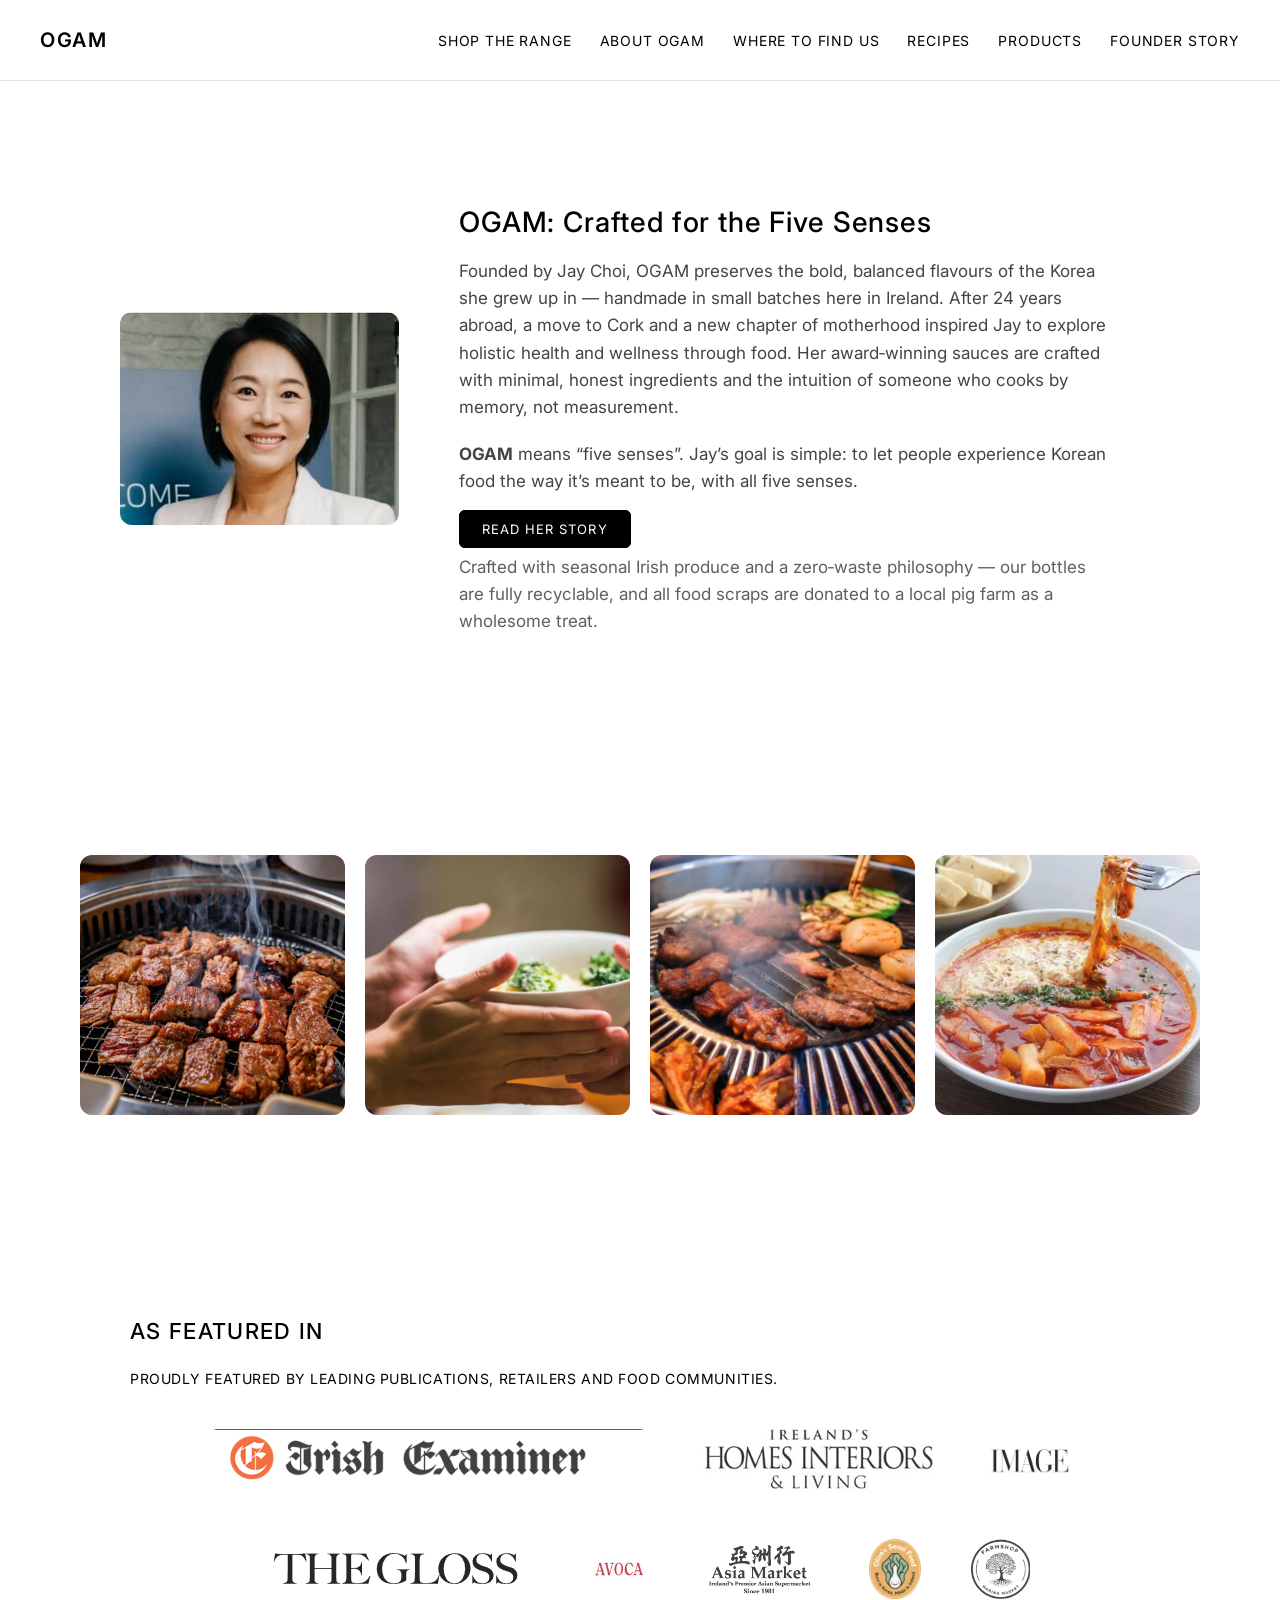
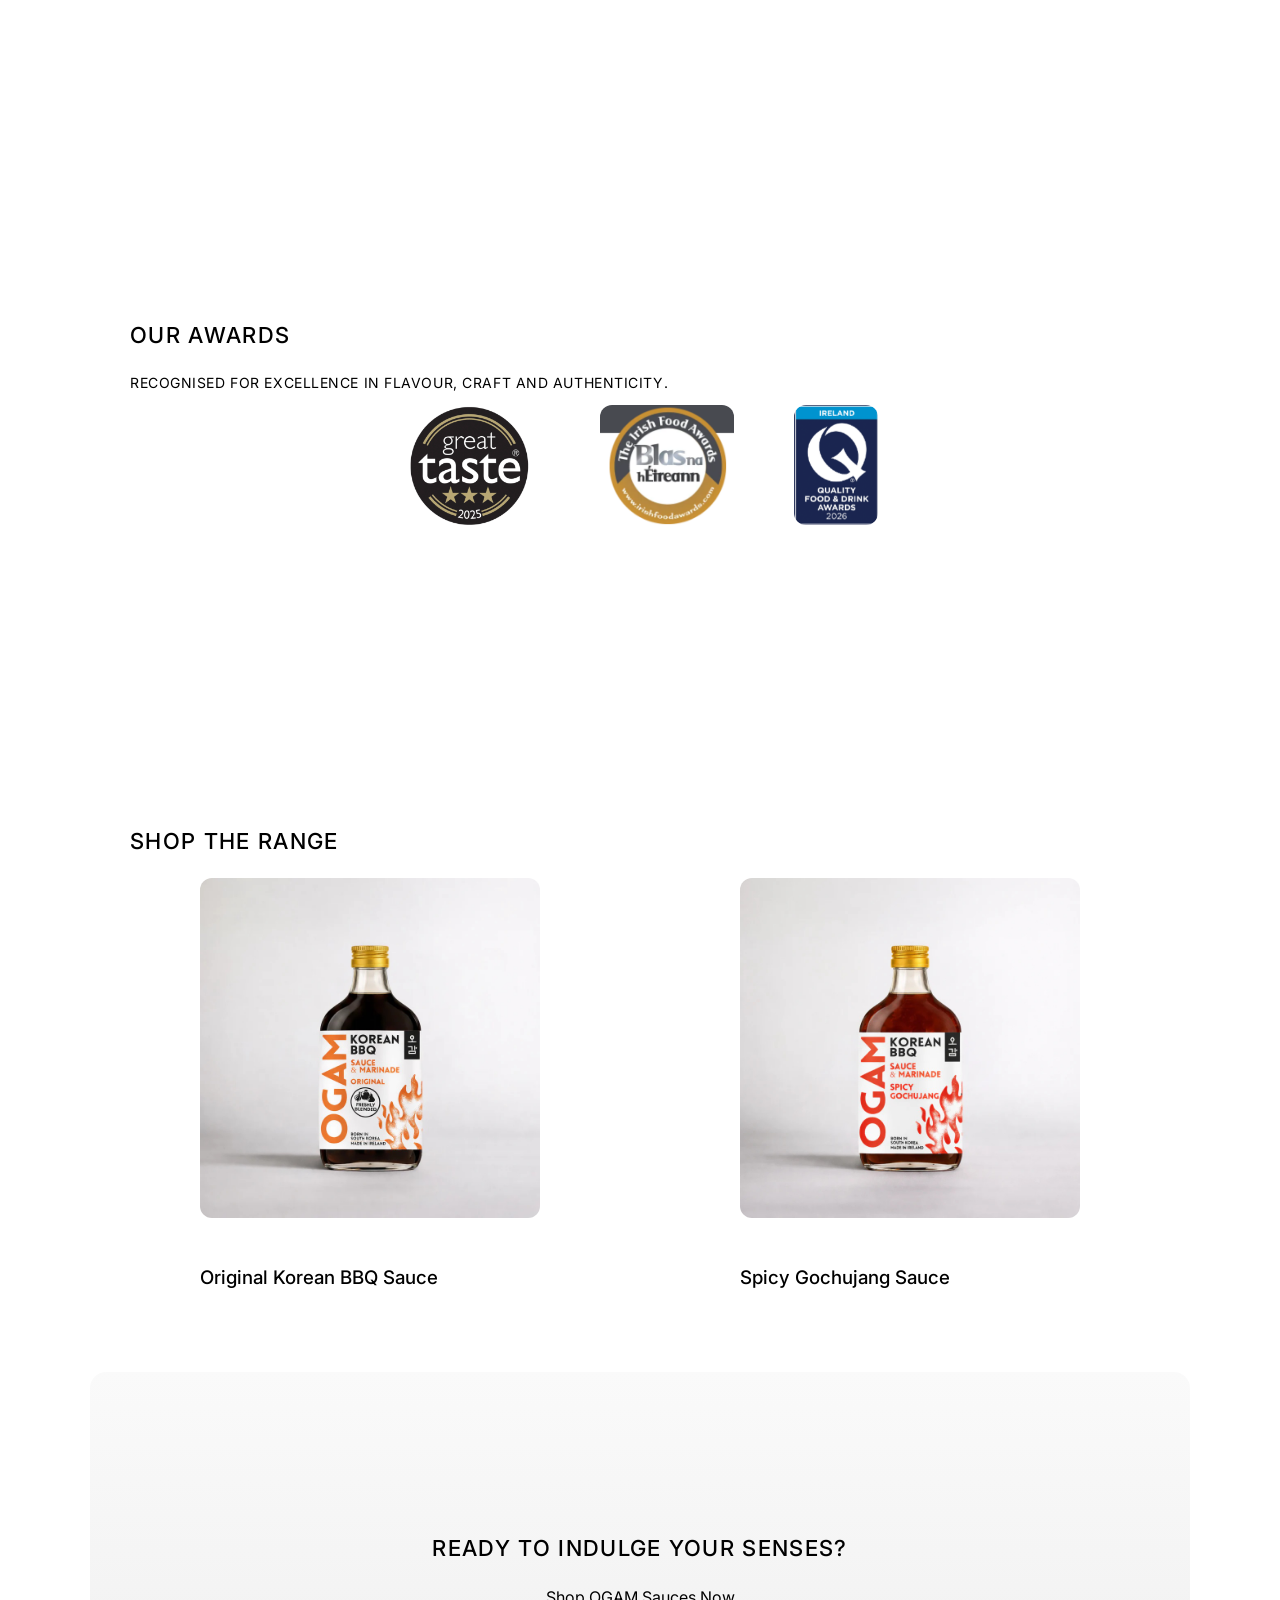
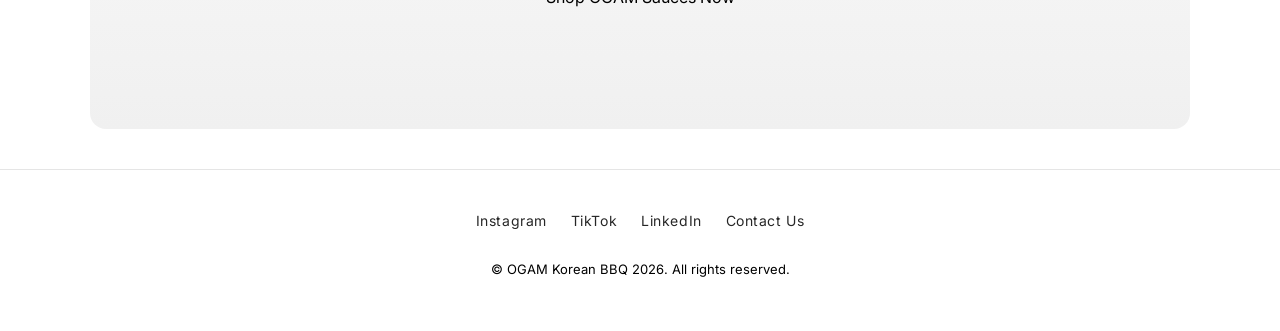
<file: index.html>
<!DOCTYPE html>
<html lang="en">
<head>
    <meta charset="UTF-8">
    <title>OGAM – Korean BBQ</title>
    <link rel="stylesheet" href="style.css">
    <link href="https://fonts.googleapis.com/css2?family=Inter:wght@300;400;500;600&display=swap" rel="stylesheet">
</head>
<body>

    <!-- NAVIGATION -->
    <nav class="nav">
        <div class="nav-logo">OGAM</div>
        <div class="nav-links">
            <a href="index.html">Shop the Range</a>
            <a href="about.html">About OGAM</a>
            <a href="where.html">Where to Find Us</a>
            <a href="recipes.html">Recipes</a>
            <a href="products.html">Products</a>
            <a href="jay.html">Founder Story</a>
        </div>
    </nav>
    <div class="home-container">


<!-- FOUNDER MICRO-SECTION -->
<section class="founder-intro">
    <div class="founder-inner">
        <img src="Jay.jpg" alt="Jay, Founder of OGAM" class="founder-photo">
        <div class="founder-text">
            <h2>OGAM: Crafted for the Five Senses</h2>
            <p>Founded by Jay Choi, OGAM preserves the bold, balanced flavours of the Korea she grew up in — handmade in small batches here in Ireland. After 24 years abroad, a move to Cork and a new chapter of motherhood inspired Jay to explore holistic health and wellness through food. Her award‑winning sauces are crafted with minimal, honest ingredients and the intuition of someone who cooks by memory, not measurement.</p>
            <p><strong>OGAM</strong> means “five senses”. Jay’s goal is simple: to let people experience Korean food the way it’s meant to be, with all five senses.</p>
            <a href="jay.html" class="btn founder-btn">Read Her Story</a>

            <p class="sustainability-note">
    Crafted with seasonal Irish produce and a zero‑waste philosophy — our bottles are fully recyclable, and all food scraps are donated to a local pig farm as a wholesome treat.
</p>

        </div>
    </div>
</section>

<section class="lifestyle-strip">
    <div class="lifestyle-grid">

        <img src="lifestyle2.png" alt="BBQ scent wafting">
        <img src="lifestyle3.png" alt="sharing food">
         <img src="lifestyle4.png" alt="the sound of the BBQ">
             <img src="lifestyle5.png" alt="the spicy aromas of Korean cooking">
    </div>
</section>

<section class="page-section as-seen-in">
    <h2 class="section-heading">As Featured In</h2>
    <p class="section-sub">Proudly featured by leading publications, retailers and food communities.</p>

    <div class="seen-logos hoverable">
        <img src="irishexaminer.png" alt="Irish Examiner">
        <img src="IHIL.jpg" alt="Ireland's Home Interiors & Living">
        <img src="imagemagazine.png" alt="Image Magazine">
           <img src="gloss.png" alt="The Gloss">
        <img src="avoca.jpg" alt="Avoca">
        <img src="asiamarket.png" alt="Asia Market">
        <img src="olivesseoulfood.png" alt="Olive's Seoul Food">
        <img src="farmshop.png" alt="Farm Shop Marina Market">
    </div>
</section>

<section class="page-section awards-section">
    <h2 class="section-heading">Our Awards</h2>
    <p class="section-sub">Recognised for excellence in flavour, craft and authenticity.</p>

    <div class="awards-logos hoverable">
        <img src="greattaste2025.png" alt="Great Taste Award">
        <img src="bnah.png" alt="Blas na hÉireann Finalist">
            <img src=" IQ.png" alt="Irish Quality Food Awards 2026">

       
    </div>
</section>



        <!-- PRODUCT TEASER -->
<section class="page-section product-teaser">
            <h2 class="section-heading">Shop the Range</h2>

            <div class="product-teaser-grid">
                <div class="teaser-item hoverable">
                    <img src="Korean-BBQ.jpg" alt="Original Korean BBQ Sauce">
                    <h3>Original Korean BBQ Sauce</h3>
                </div>

                <div class="teaser-item hoverable">
                    <img src="spicy-gochujang.jpg" alt="Spicy Gochujang Sauce">
                    <h3>Spicy Gochujang Sauce</h3>
        
                </div>
            </div>
</section>
                
<!-- CTA SECTION (correct placement) -->
<section class="page-section cta-section">
    <h2 class="section-heading">Ready to indulge your senses?</h2>
    <a href="shop.html" class="ogam-btn ogam-btn--secondary">Shop OGAM Sauces Now</a>
</section>

</div>

    <footer class="footer">
    <ul class="footer-socials">
    <li><a href="https://instagram.com/ogamkorean" target="_blank">Instagram</a></li>
    <li><a href="https://tiktok.com/@ogamkorean" target="_blank">TikTok</a></li>
    <li><a href="https://linkedin.com/JayChoi" target="_blank">LinkedIn</a></li>
    <li><a href="mailto:hello@ogamkcork.com">Contact Us</a></li>
  </ul>
        
        <p>&copy; OGAM Korean BBQ 2026. All rights reserved.</p>
    </footer>

</body>

</html>
</file>
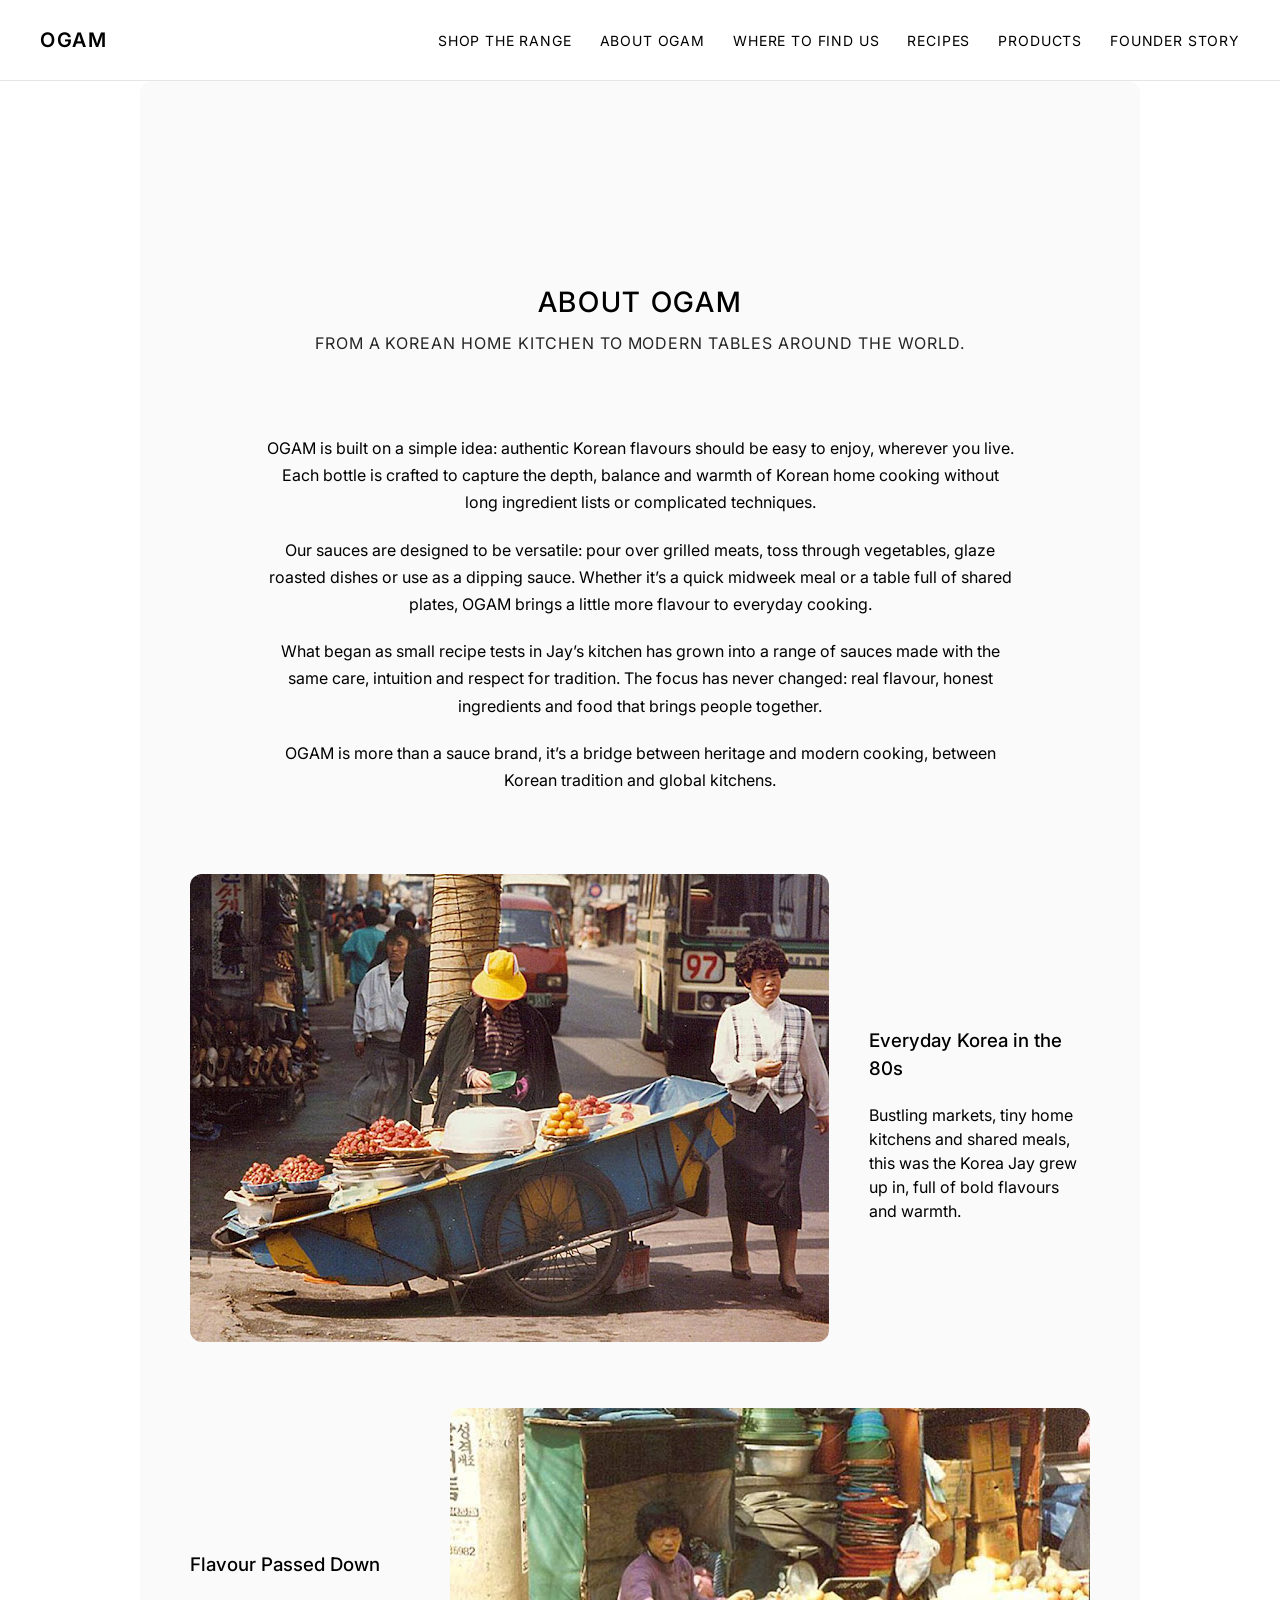
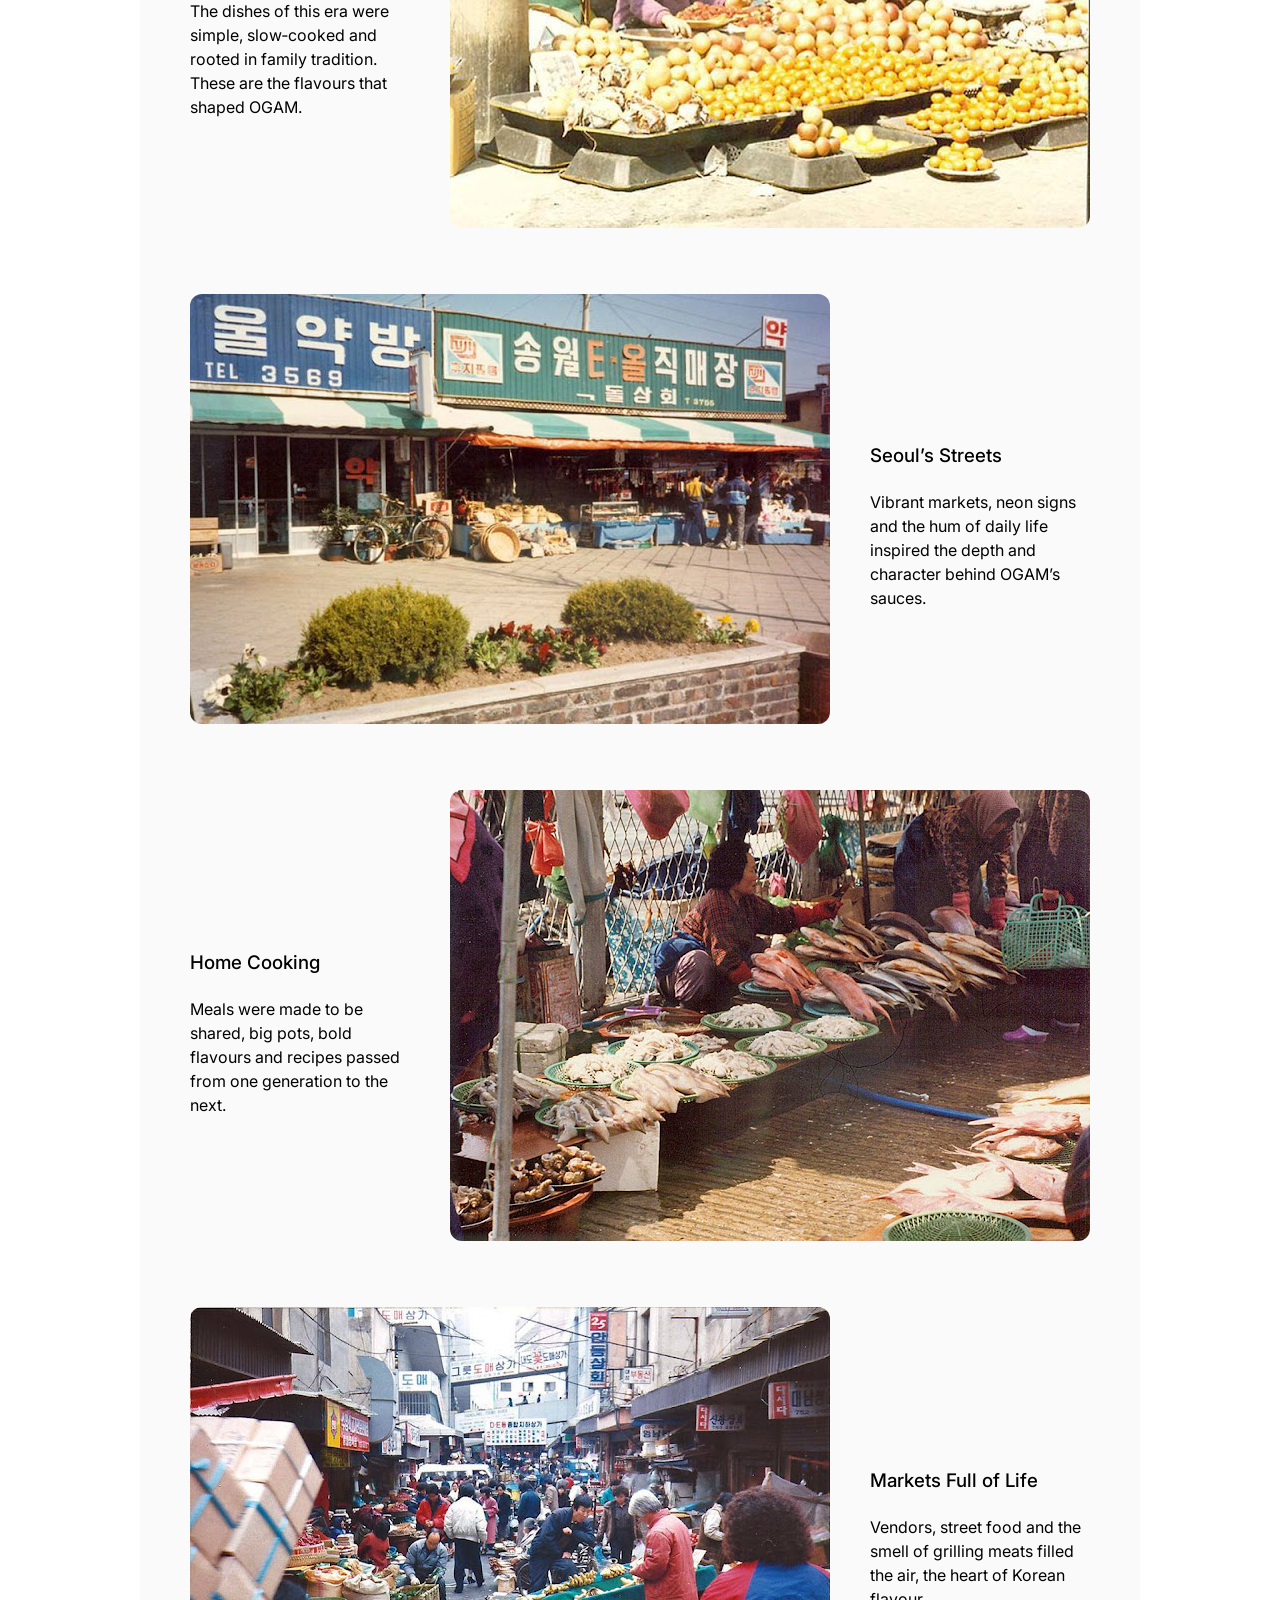
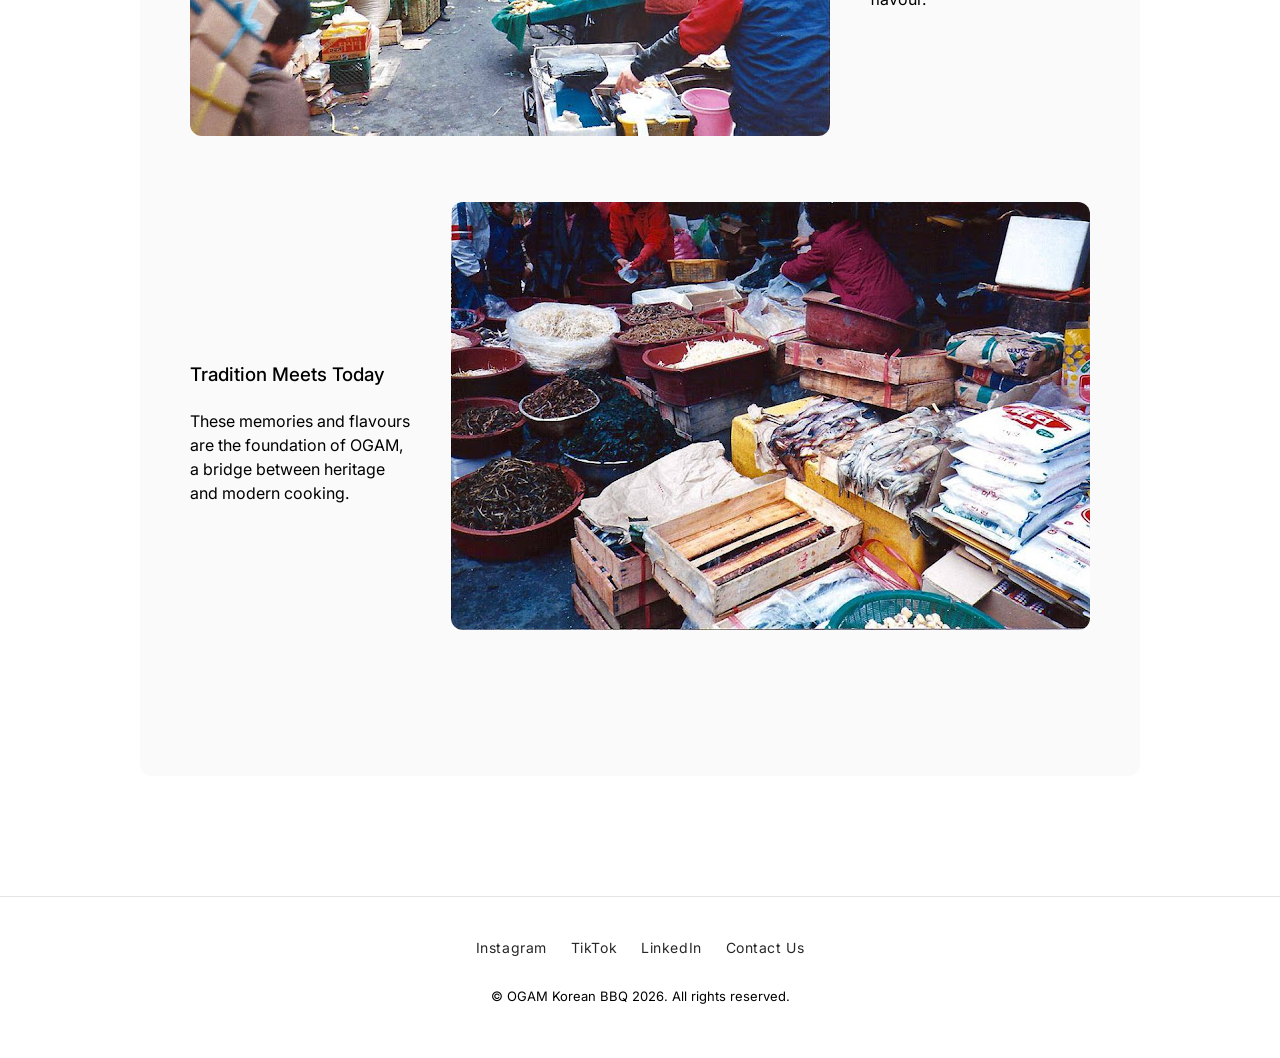
<file: about.html>
<!DOCTYPE html>
<html lang="en">
<head>
    <meta charset="UTF-8">
    <title>About OGAM – Meet Jay Choi</title>
    <link rel="stylesheet" href="style.css">
    <link href="https://fonts.googleapis.com/css2?family=Inter:wght@300;400;500;600&display=swap" rel="stylesheet">
</head>

<body>

    <!-- NAVIGATION -->
    <nav class="nav">
        <div class="nav-logo">OGAM</div>
        <div class="nav-links">
            <a href="index.html">Shop the Range</a>
            <a href="about.html">About OGAM</a>
            <a href="where.html">Where to Find Us</a>
            <a href="recipes.html">Recipes</a>
            <a href="products.html">Products</a>
            <a href="jay.html">Founder Story</a>
        </div>
    </nav>

    <div class="page-container">

        <!-- PAGE HEADER -->
        <header class="hero-subpage">
            <div class="hero-subpage-inner">
                <h1>About OGAM</h1>
                <p>From a Korean home kitchen to modern tables around the world.</p>
            </div>
        </header>

        <!-- OGAM STORY -->
<section class="ogam-story">

    <p>
        OGAM is built on a simple idea: authentic Korean flavours should be easy to enjoy, wherever you live.
        Each bottle is crafted to capture the depth, balance and warmth of Korean home cooking without long
        ingredient lists or complicated techniques.
    </p>

    <p>
        Our sauces are designed to be versatile: pour over grilled meats, toss through vegetables, glaze roasted
        dishes or use as a dipping sauce. Whether it’s a quick midweek meal or a table full of shared plates,
        OGAM brings a little more flavour to everyday cooking.
    </p>

    <p>
        What began as small recipe tests in Jay’s kitchen has grown into a range of sauces made with the same
        care, intuition and respect for tradition. The focus has never changed: real flavour, honest ingredients
        and food that brings people together.
    </p>

    <p>
        OGAM is more than a sauce brand, it’s a bridge between heritage and modern cooking, between Korean
        tradition and global kitchens.
    </p>

</section>


        <!-- HERITAGE IMAGES -->
        <section class="about-images">

            <div class="about-block">
                <div class="about-img">
                    <img src="korea1.jpg" alt="1980s Korea street market">
                </div>
                <div class="about-text">
                    <h3>Everyday Korea in the 80s</h3>
                    <p>Bustling markets, tiny home kitchens and shared meals, this was the Korea Jay grew up in, full of bold flavours and warmth.</p>
                </div>
            </div>

            <div class="about-block reverse">
                <div class="about-img">
                    <img src="korea2.jpg" alt="Korean family cooking in the 80s">
                </div>
                <div class="about-text">
                    <h3>Flavour Passed Down</h3>
                    <p>The dishes of this era were simple, slow‑cooked and rooted in family tradition. These are the flavours that shaped OGAM.</p>
                </div>
            </div>

            <div class="about-block">
                <div class="about-img">
                    <img src="korea3.jpg" alt="Seoul street life 1980s">
                </div>
                <div class="about-text">
                    <h3>Seoul’s Streets</h3>
                    <p>Vibrant markets, neon signs and the hum of daily life inspired the depth and character behind OGAM’s sauces.</p>
                </div>
            </div>

            <div class="about-block reverse">
                <div class="about-img">
                    <img src="korea4.jpg" alt="Traditional Korean cooking">
                </div>
                <div class="about-text">
                    <h3>Home Cooking</h3>
                    <p>Meals were made to be shared, big pots, bold flavours and recipes passed from one generation to the next.</p>
                </div>
            </div>

            <div class="about-block">
                <div class="about-img">
                    <img src="korea-5.jpg" alt="Korean markets in the 80s">
                </div>
                <div class="about-text">
                    <h3>Markets Full of Life</h3>
                    <p>Vendors, street food and the smell of grilling meats filled the air, the heart of Korean flavour.</p>
                </div>
            </div>

            <div class="about-block reverse">
                <div class="about-img">
                    <img src="korea-6.jpg" alt="Korean family traditions">
                </div>
                <div class="about-text">
                    <h3>Tradition Meets Today</h3>
                    <p>These memories and flavours are the foundation of OGAM, a bridge between heritage and modern cooking.</p>
                </div>
            </div>

        </section>

    </div>


       <footer class="footer">
    <ul class="footer-socials">
    <li><a href="https://instagram.com/ogamkorean" target="_blank">Instagram</a></li>
    <li><a href="https://tiktok.com/@ogamkorean" target="_blank">TikTok</a></li>
    <li><a href="https://linkedin.com/JayChoi" target="_blank">LinkedIn</a></li>
    <li><a href="mailto:hello@ogamkcork.com">Contact Us</a></li>
  </ul>
        
        <p>&copy; OGAM Korean BBQ 2026. All rights reserved.</p>
    </footer>

</body>
</html>
</file>
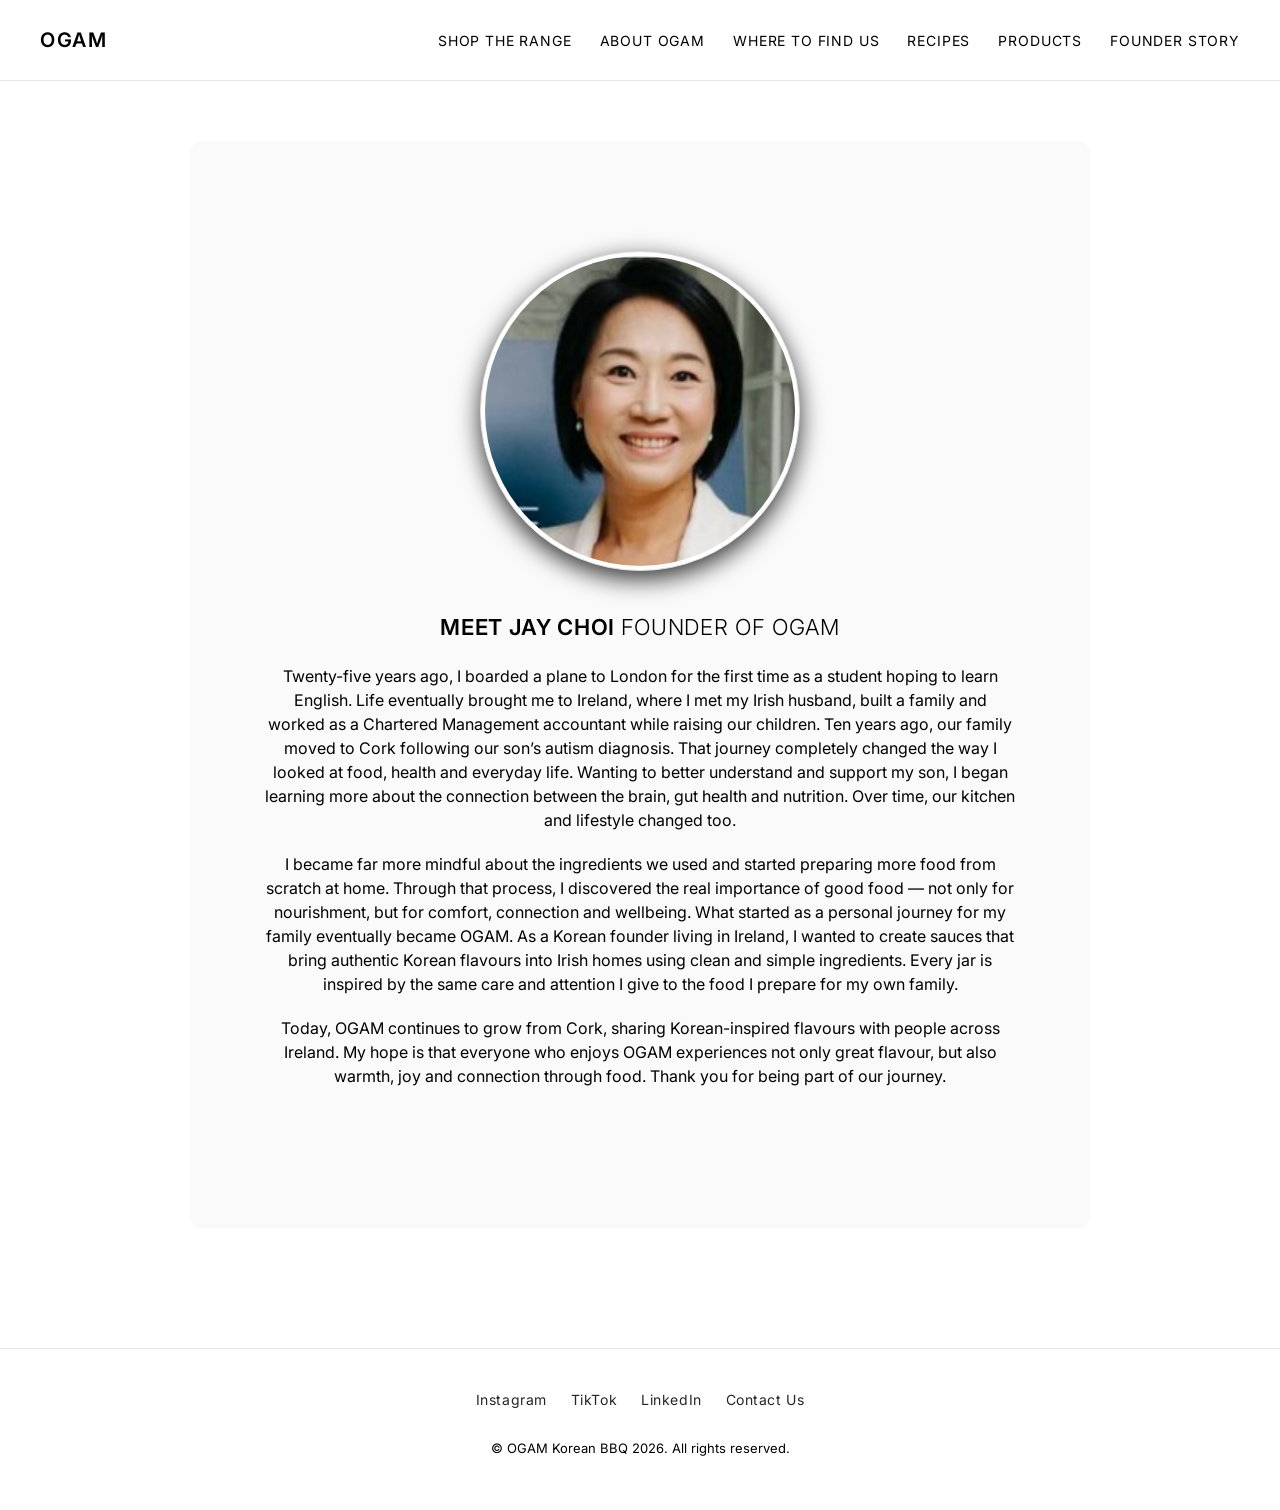
<file: jay.html>
<!DOCTYPE html>
<html lang="en">
<head>
    <meta charset="UTF-8">
    <title>About OGAM – Meet Jay Choi</title>
    <link rel="stylesheet" href="style.css">
    <link href="https://fonts.googleapis.com/css2?family=Inter:wght@300;400;500;600&display=swap" rel="stylesheet">
</head>
<body>

    <!-- NAVIGATION -->
     <nav class="nav">
        <div class="nav-logo">OGAM</div>
        <div class="nav-links">
             <a href="index.html">Shop the Range</a>
            <a href="about.html">About OGAM</a>
            <a href="where.html">Where to Find Us</a>
            <a href="recipes.html">Recipes</a>
            <a href="products.html">Products</a>
            <a href="jay.html">Founder Story</a>
  
        </div>
    </nav>
<div class=" about-container">
    <!-- PAGE HEADER -->
    <!--<header class="hero-subpage">
        <div class="hero-subpage-inner">
            <h1>About OGAM</h1>
            <p>From a Korean home kitchen to your table</p>
        </div>
    </header> --> 


<div class="founder-photo">
    <img src="Jay.jpg" alt="Jay Choi – Founder of OGAM">
</div>


    <!-- MEET JAY CHOI -->
    <section class="founder-section">
        <h2>Meet Jay Choi <span>Founder of OGAM</span> </h2>
        <p>
           Twenty-five years ago, I boarded a plane to London for the first time as a student hoping to learn English. Life eventually brought me to Ireland, where I met my Irish husband, built a family and worked as a Chartered Management accountant while raising our children.

Ten years ago, our family moved to Cork following our son’s autism diagnosis. That journey completely changed the way I looked at food, health and everyday life. Wanting to better understand and support my son, I began learning more about the connection between the brain, gut health and nutrition. Over time, our kitchen and lifestyle changed too.



        </p>
        <p>
           
I became far more mindful about the ingredients we used and started preparing more food from scratch at home. Through that process, I discovered the real importance of good food — not only for nourishment, but for comfort, connection and wellbeing.



What started as a personal journey for my family eventually became OGAM.



As a Korean founder living in Ireland, I wanted to create sauces that bring authentic Korean flavours into Irish homes using clean and simple ingredients. Every jar is inspired by the same care and attention I give to the food I prepare for my own family.



        </p>
        <p>
           
Today, OGAM continues to grow from Cork, sharing Korean-inspired flavours with people across Ireland. My hope is that everyone who enjoys OGAM experiences not only great flavour, but also warmth, joy and connection through food.



Thank you for being part of our journey.
        </p>
    </section>

 </div>
   <footer class="footer">
    <ul class="footer-socials">
    <li><a href="https://instagram.com/ogamkorean" target="_blank">Instagram</a></li>
    <li><a href="https://tiktok.com/@ogamkorean" target="_blank">TikTok</a></li>
    <li><a href="https://linkedin.com/JayChoi" target="_blank">LinkedIn</a></li>
    <li><a href="mailto:hello@ogamkcork.com">Contact Us</a></li>
  </ul>
        
        <p>&copy; OGAM Korean BBQ 2026. All rights reserved.</p>
    </footer>
</body>
</html>
</file>
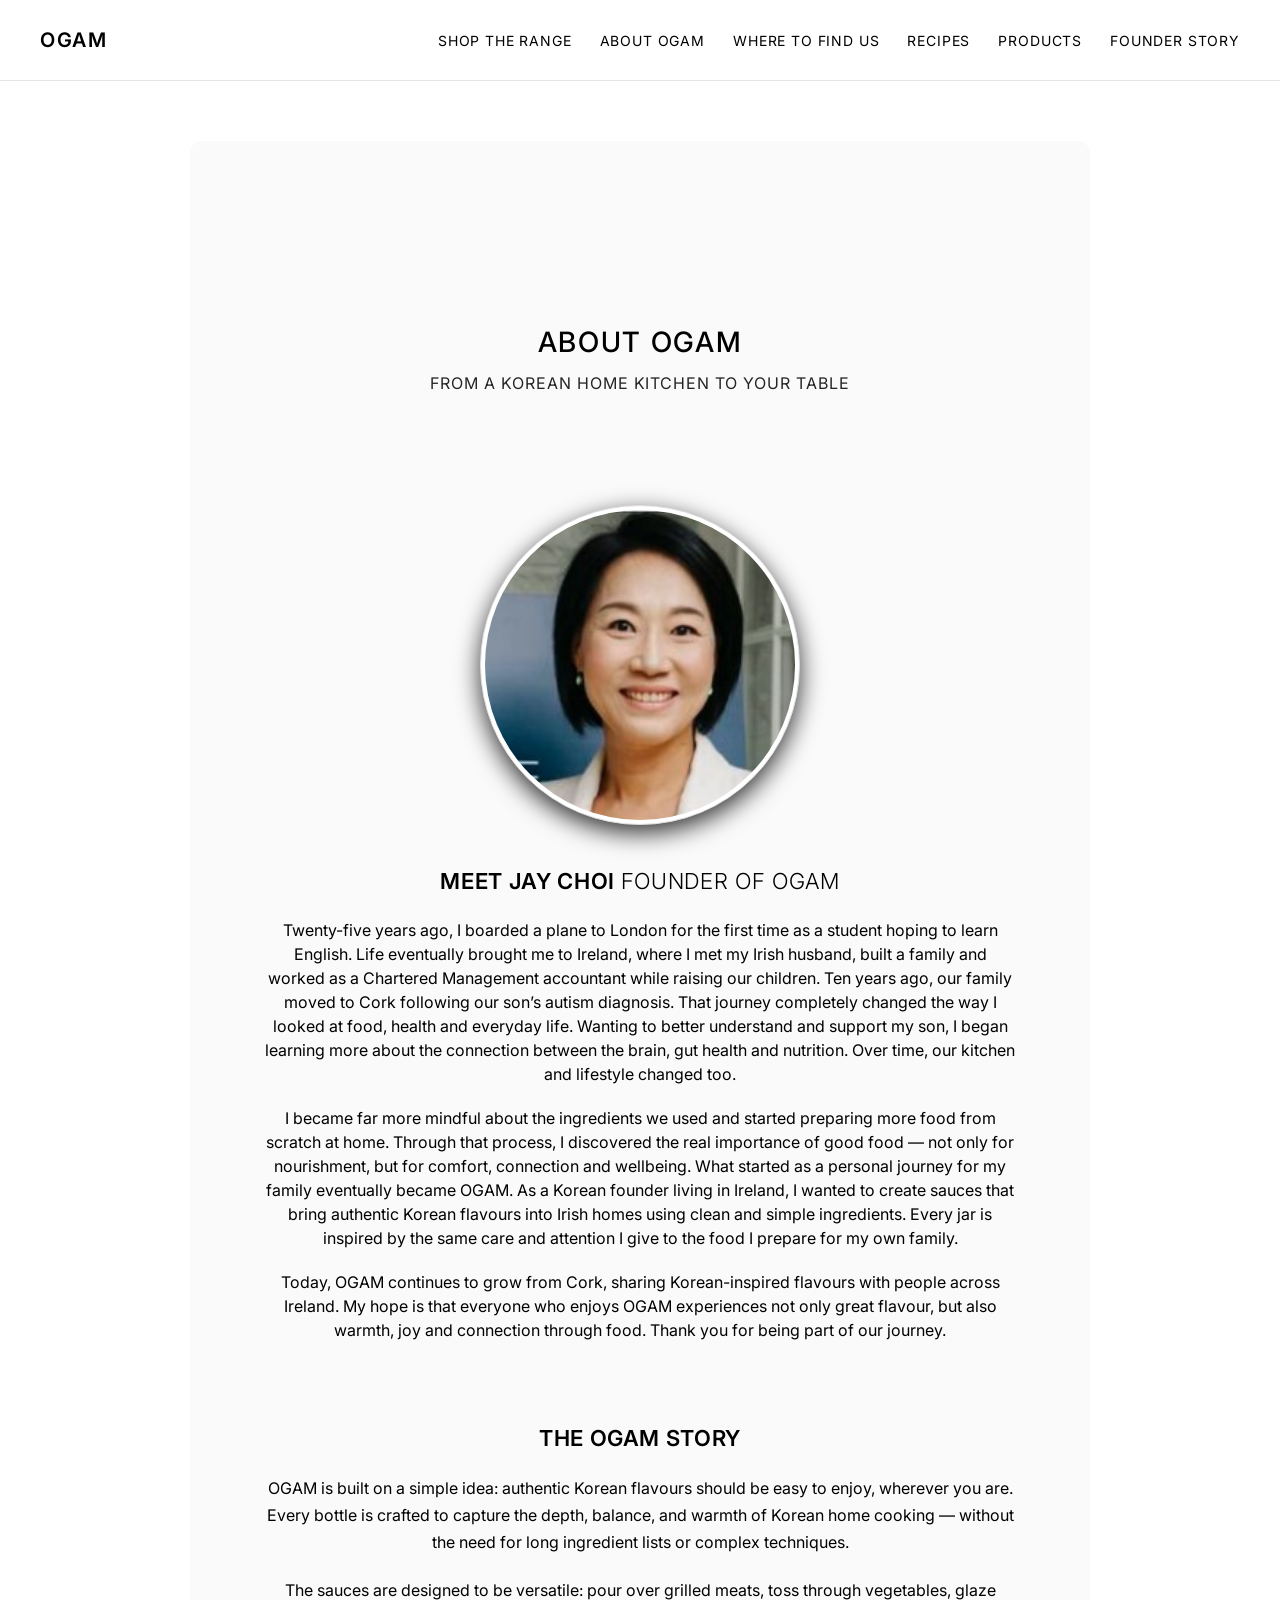
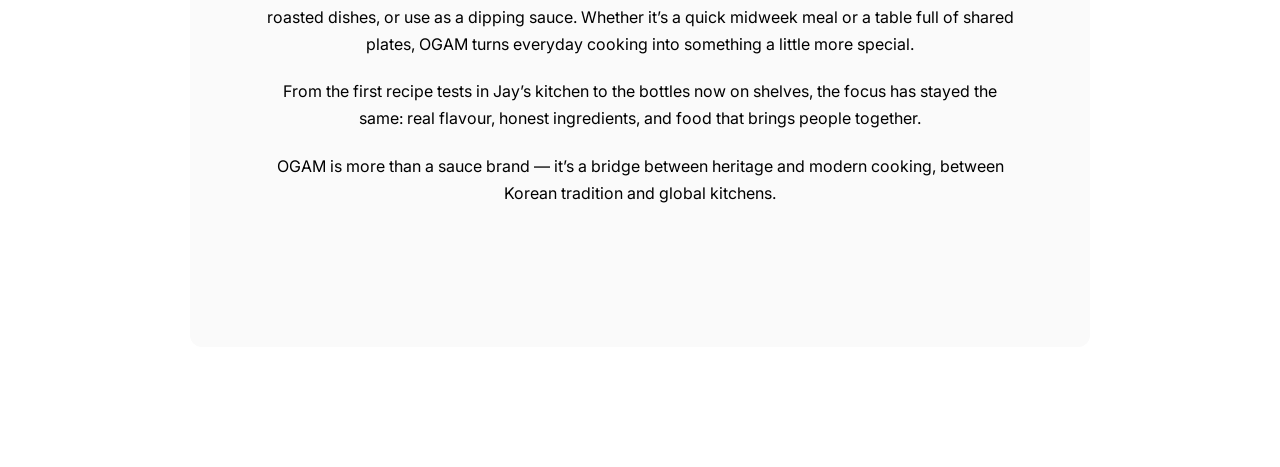
<file: Jay.html>
<!DOCTYPE html>
<html lang="en">
<head>
    <meta charset="UTF-8">
    <title>About OGAM – Meet Jay Choi</title>
    <link rel="stylesheet" href="style.css">
    <link href="https://fonts.googleapis.com/css2?family=Inter:wght@300;400;500;600&display=swap" rel="stylesheet">
</head>
<body>

    <!-- NAVIGATION -->
     <nav class="nav">
        <div class="nav-logo">OGAM</div>
        <div class="nav-links">
             <a href="index.html">Shop the Range</a>
            <a href="about.html">About OGAM</a>
            <a href="where.html">Where to Find Us</a>
            <a href="recipes.html">Recipes</a>
            <a href="products.html">Products</a>
            <a href="jay.html">Founder Story</a>
  
        </div>
    </nav>
<div class=" about-container">
    <!-- PAGE HEADER -->
    <header class="hero-subpage">
        <div class="hero-subpage-inner">
            <h1>About OGAM</h1>
            <p>From a Korean home kitchen to your table</p>
        </div>
    </header>


<div class="founder-photo">
    <img src="Jay.jpg" alt="Jay Choi – Founder of OGAM">
</div>


    <!-- MEET JAY CHOI -->
    <section class="founder-section">
        <h2>Meet Jay Choi <span>Founder of OGAM</span> </h2>
        <p>
           Twenty-five years ago, I boarded a plane to London for the first time as a student hoping to learn English. Life eventually brought me to Ireland, where I met my Irish husband, built a family and worked as a Chartered Management accountant while raising our children.

Ten years ago, our family moved to Cork following our son’s autism diagnosis. That journey completely changed the way I looked at food, health and everyday life. Wanting to better understand and support my son, I began learning more about the connection between the brain, gut health and nutrition. Over time, our kitchen and lifestyle changed too.



        </p>
        <p>
           
I became far more mindful about the ingredients we used and started preparing more food from scratch at home. Through that process, I discovered the real importance of good food — not only for nourishment, but for comfort, connection and wellbeing.



What started as a personal journey for my family eventually became OGAM.



As a Korean founder living in Ireland, I wanted to create sauces that bring authentic Korean flavours into Irish homes using clean and simple ingredients. Every jar is inspired by the same care and attention I give to the food I prepare for my own family.



        </p>
        <p>
           
Today, OGAM continues to grow from Cork, sharing Korean-inspired flavours with people across Ireland. My hope is that everyone who enjoys OGAM experiences not only great flavour, but also warmth, joy and connection through food.



Thank you for being part of our journey.
        </p>
    </section>

    <!-- THE OGAM STORY -->
   <section class="ogam-story">
    <h2>The OGAM Story</h2>

    <p>
        OGAM is built on a simple idea: authentic Korean flavours should be easy to enjoy, wherever you are.
        Every bottle is crafted to capture the depth, balance, and warmth of Korean home cooking — without
        the need for long ingredient lists or complex techniques.
    </p>

    <p>
        The sauces are designed to be versatile: pour over grilled meats, toss through vegetables, glaze
        roasted dishes, or use as a dipping sauce. Whether it’s a quick midweek meal or a table full of
        shared plates, OGAM turns everyday cooking into something a little more special.
    </p>

    <p>
        From the first recipe tests in Jay’s kitchen to the bottles now on shelves, the focus has stayed
        the same: real flavour, honest ingredients, and food that brings people together.
    </p>

    <p>
        OGAM is more than a sauce brand — it’s a bridge between heritage and modern cooking, between
        Korean tradition and global kitchens.
    </p>
</section> </div>
</body>
</html>
</file>
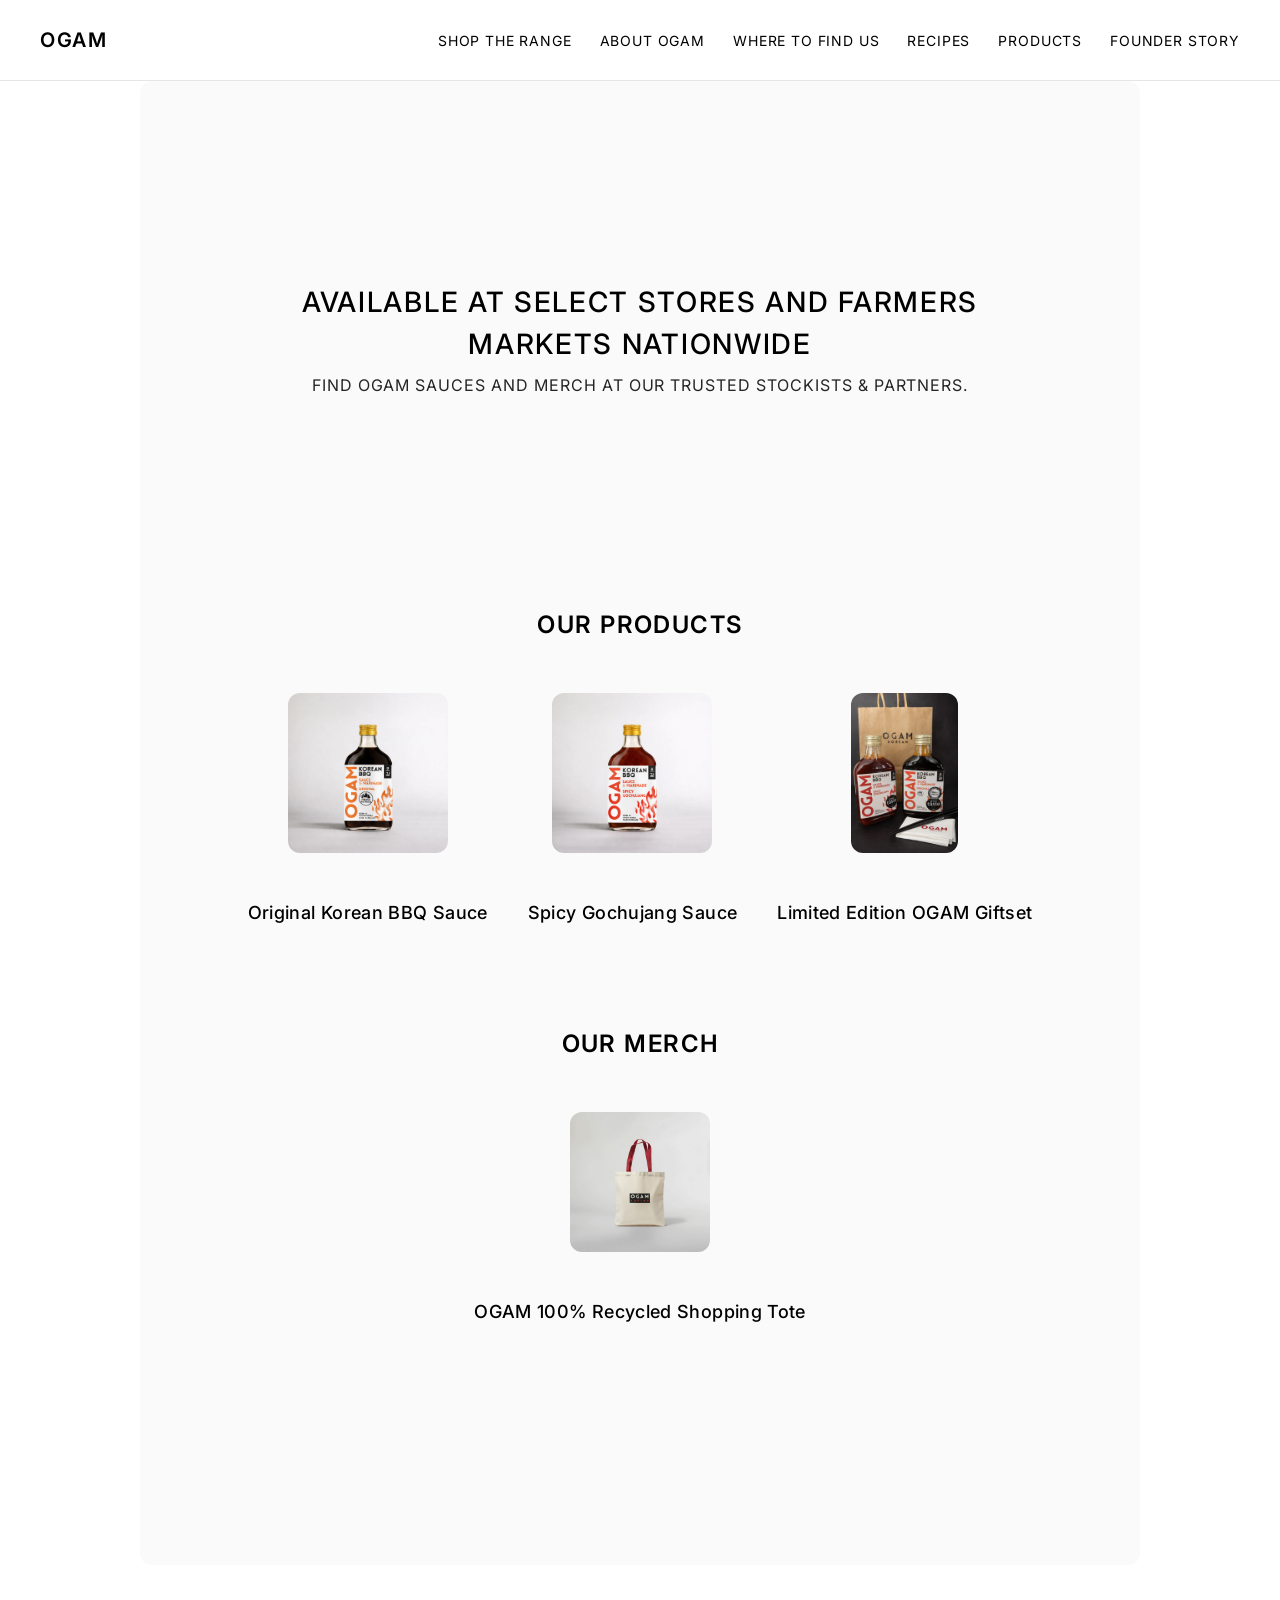
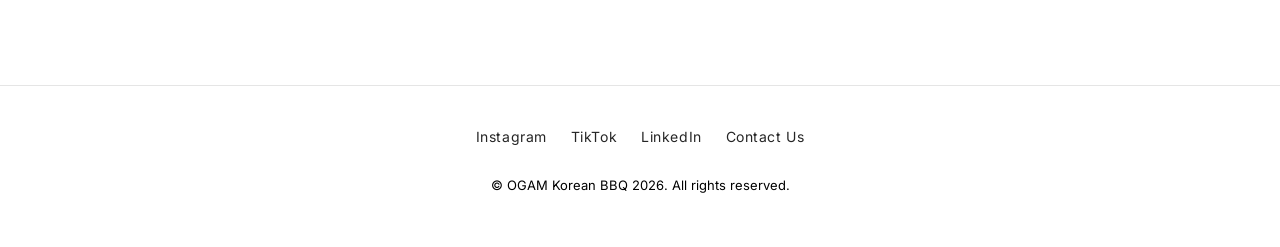
<file: products.html>
<!DOCTYPE html>
<html lang="en">
<head>
    <meta charset="UTF-8">
    <title>Where to Find Us – OGAM</title>
    <link rel="stylesheet" href="style.css">
    <link href="https://fonts.googleapis.com/css2?family=Inter:wght@300;400;500;600&display=swap" rel="stylesheet">
</head>

<body>

    <!-- NAVIGATION -->
     <nav class="nav">
        <div class="nav-logo">OGAM</div>
        <div class="nav-links">
            <a href="index.html">Shop the Range</a>
            <a href="about.html">About OGAM</a>
            <a href="where.html">Where to Find Us</a>
            <a href="recipes.html">Recipes</a>
            <a href="products.html">Products</a>
            <a href="jay.html">Founder Story</a>
        </div>
    </nav>
<div class="page-container">
<header class="hero-subpage">
 <div class="hero-subpage-inner">
        <h1> Available at select stores and farmers markets nationwide </h1>
        <p>Find OGAM sauces and merch at our trusted stockists & partners.</p>
    </div>
</header>


<section class="products-section">

    <h2 class="products-heading">Our Products</h2>

    <div class="products-row sauces-row">
        <div class="product-card">
            <img src="Korean-BBQ.jpg" alt="Original Korean BBQ Sauce">
            <h3>Original Korean BBQ Sauce</h3>
        </div>

        <div class="product-card">
            <img src="spicy-gochujang.jpg" alt="Spicy Gochujang Sauce">
            <h3>Spicy Gochujang Sauce</h3>
        </div>

           <div class="product-card">
            <img src="OGAM-GS.png" alt="Limited Edition Ogam Giftset">
            <h3>Limited Edition OGAM Giftset</h3>
        </div>
    </div>

    <h2 class="products-heading">Our Merch</h2>

    <div class="products-row merch-row">
        <div class="product-card">
            <img src="OGAM-TOTE.jpg" alt="OGAM Reusable Tote">
            <h3>OGAM 100% Recycled Shopping Tote</h3>
        </div>
    </div>

</section></div>
 
   <footer class="footer">
    <ul class="footer-socials">
    <li><a href="https://instagram.com/ogamkorean" target="_blank">Instagram</a></li>
    <li><a href="https://tiktok.com/@ogamkorean" target="_blank">TikTok</a></li>
    <li><a href="https://linkedin.com/JayChoi" target="_blank">LinkedIn</a></li>
    <li><a href="mailto:hello@ogamkcork.com">Contact Us</a></li>
  </ul>
        
        <p>&copy; OGAM Korean BBQ 2026. All rights reserved.</p>
    </footer>
</body>
</html>
</file>
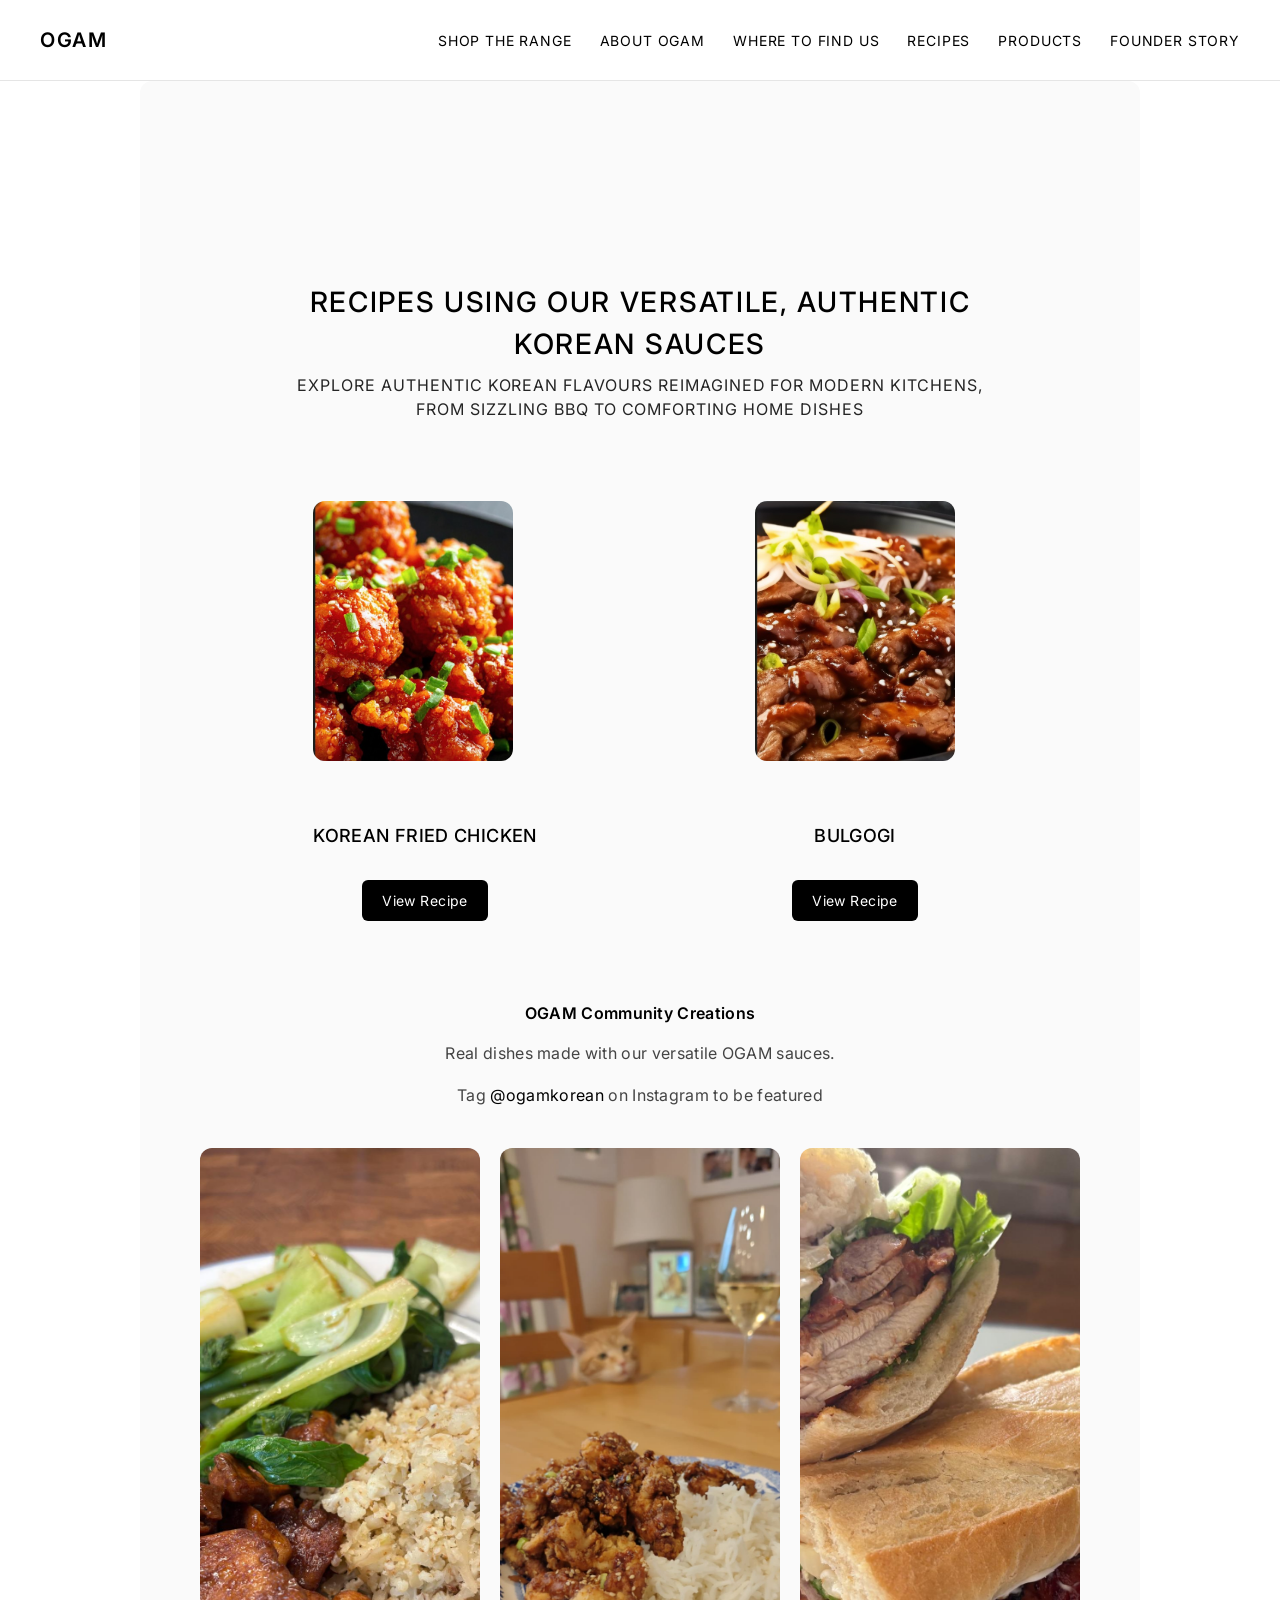
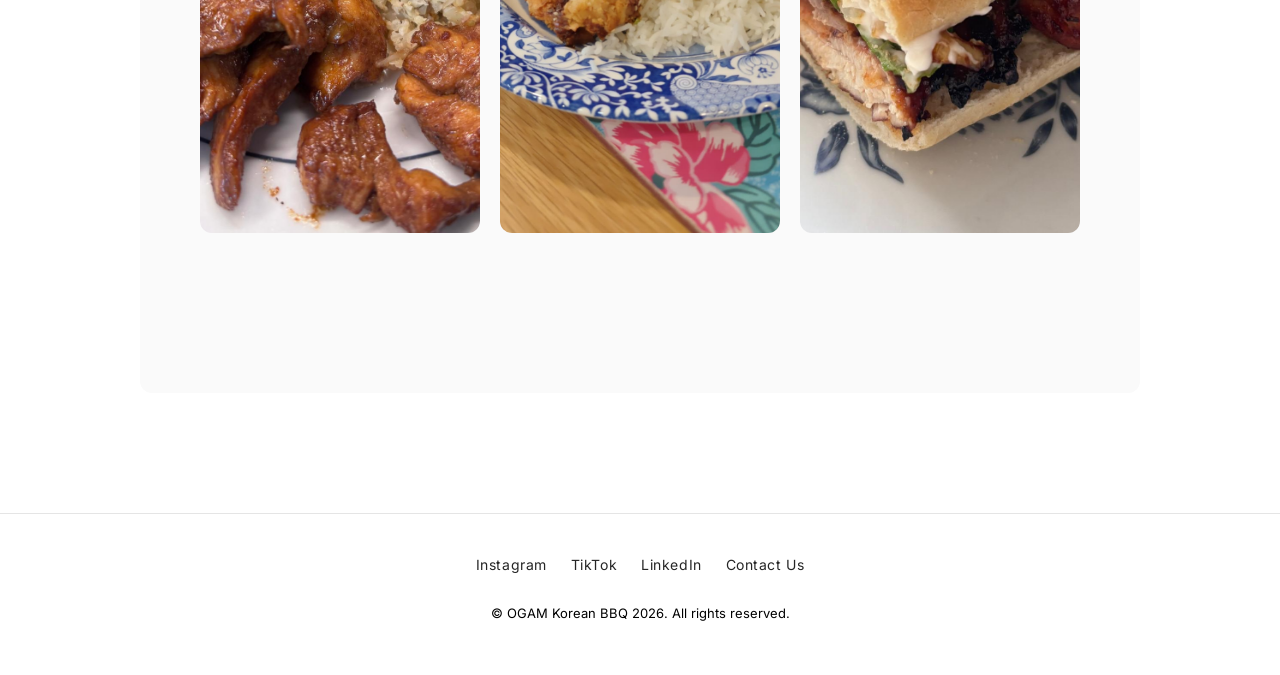
<file: recipes.html>
<!DOCTYPE html>
<html lang="en">
<head>
    <meta charset="UTF-8">
    <title>Recipes – OGAM</title>
    <link rel="stylesheet" href="style.css">
    <link href="https://fonts.googleapis.com/css2?family=Inter:wght@300;400;500;600&display=swap" rel="stylesheet">
</head>

<body>

    <!-- NAVIGATION -->
    <nav class="nav">
        <div class="nav-logo">OGAM</div>
        <div class="nav-links">
            <a href="index.html">Shop the Range</a>
            <a href="about.html">About OGAM</a>
            <a href="where.html">Where to Find Us</a>
            <a href="recipes.html">Recipes</a>
            <a href="products.html">Products</a>
            <a href="jay.html">Founder Story</a>
        </div>
    </nav>

    <div class="page-container">

    <!-- PAGE HEADER -->
    <header class="hero-subpage">
        <div class="hero-subpage-inner">
            <h1>Recipes using our versatile, authentic Korean sauces  </h1>
            <p>Explore authentic Korean flavours reimagined for modern kitchens, from sizzling BBQ to comforting home dishes</p>
        </div>
    </header>

    <!-- RECIPES SECTION -->
    <section class="recipes-section">
        <div class="recipes-grid">

            <div class="recipe-card">
                <img src="korean-friend-chicken.jpg" alt="Korean Fried Chicken">
                <h3>Korean Fried Chicken</h3>
                <a href="Korean-Fried-Chicken.pdf" target="_blank" class="recipe-btn">View Recipe</a>
            </div>

            <div class="recipe-card">
                <img src="bulgogi.jpg" alt="Bulgogi">
                <h3>Bulgogi</h3>
                <a href="Bulgogi.pdf" target="_blank" class="recipe-btn">View Recipe</a>
            </div>

        </div>

    </section>
<section class="user-gallery">
    <h2 class="gallery-heading">OGAM Community Creations</h2>
    <p class="hero-subpage-inner">Real dishes made with our versatile OGAM sauces.</p>
     <p class="hero-subpage-inner">   Tag <a href="https://instagram.com/ogamkorean" target="_blank">@ogamkorean</a> on Instagram to be featured</p>

    <div class="gallery-grid">
        <div class="gallery-item"><img src="user1.jpeg" alt="User dish 1"> <h3> Spicy Airfired Chicken & Cauliflower Rice </h3></div>
        <div class="gallery-item"><img src="user2.jpeg" alt="User dish 2">Fried BBQ Chicken with Sesame<h3></h3></div>
        <div class="gallery-item"><img src="user3.jpeg" alt="User dish 3"> Korean BBQ Baguette</div>

    </div>

</section>
       <!--   <p class="gallery-cta">
   <!-- Tag <a href="https://instagram.com/ogamkorean" target="_blank">@ogamkorean</a> on Instagram to be featured
</p>!-->

</div>

    <footer class="footer">
    <ul class="footer-socials">
    <li><a href="https://instagram.com/ogamkorean" target="_blank">Instagram</a></li>
    <li><a href="https://tiktok.com/@ogamkorean" target="_blank">TikTok</a></li>
    <li><a href="https://linkedin.com/JayChoi" target="_blank">LinkedIn</a></li>
    <li><a href="mailto:hello@ogamkcork.com">Contact Us</a></li>
  </ul>
        
        <p>&copy; OGAM Korean BBQ 2026. All rights reserved.</p>
    </footer>

</body>
</html>
</file>
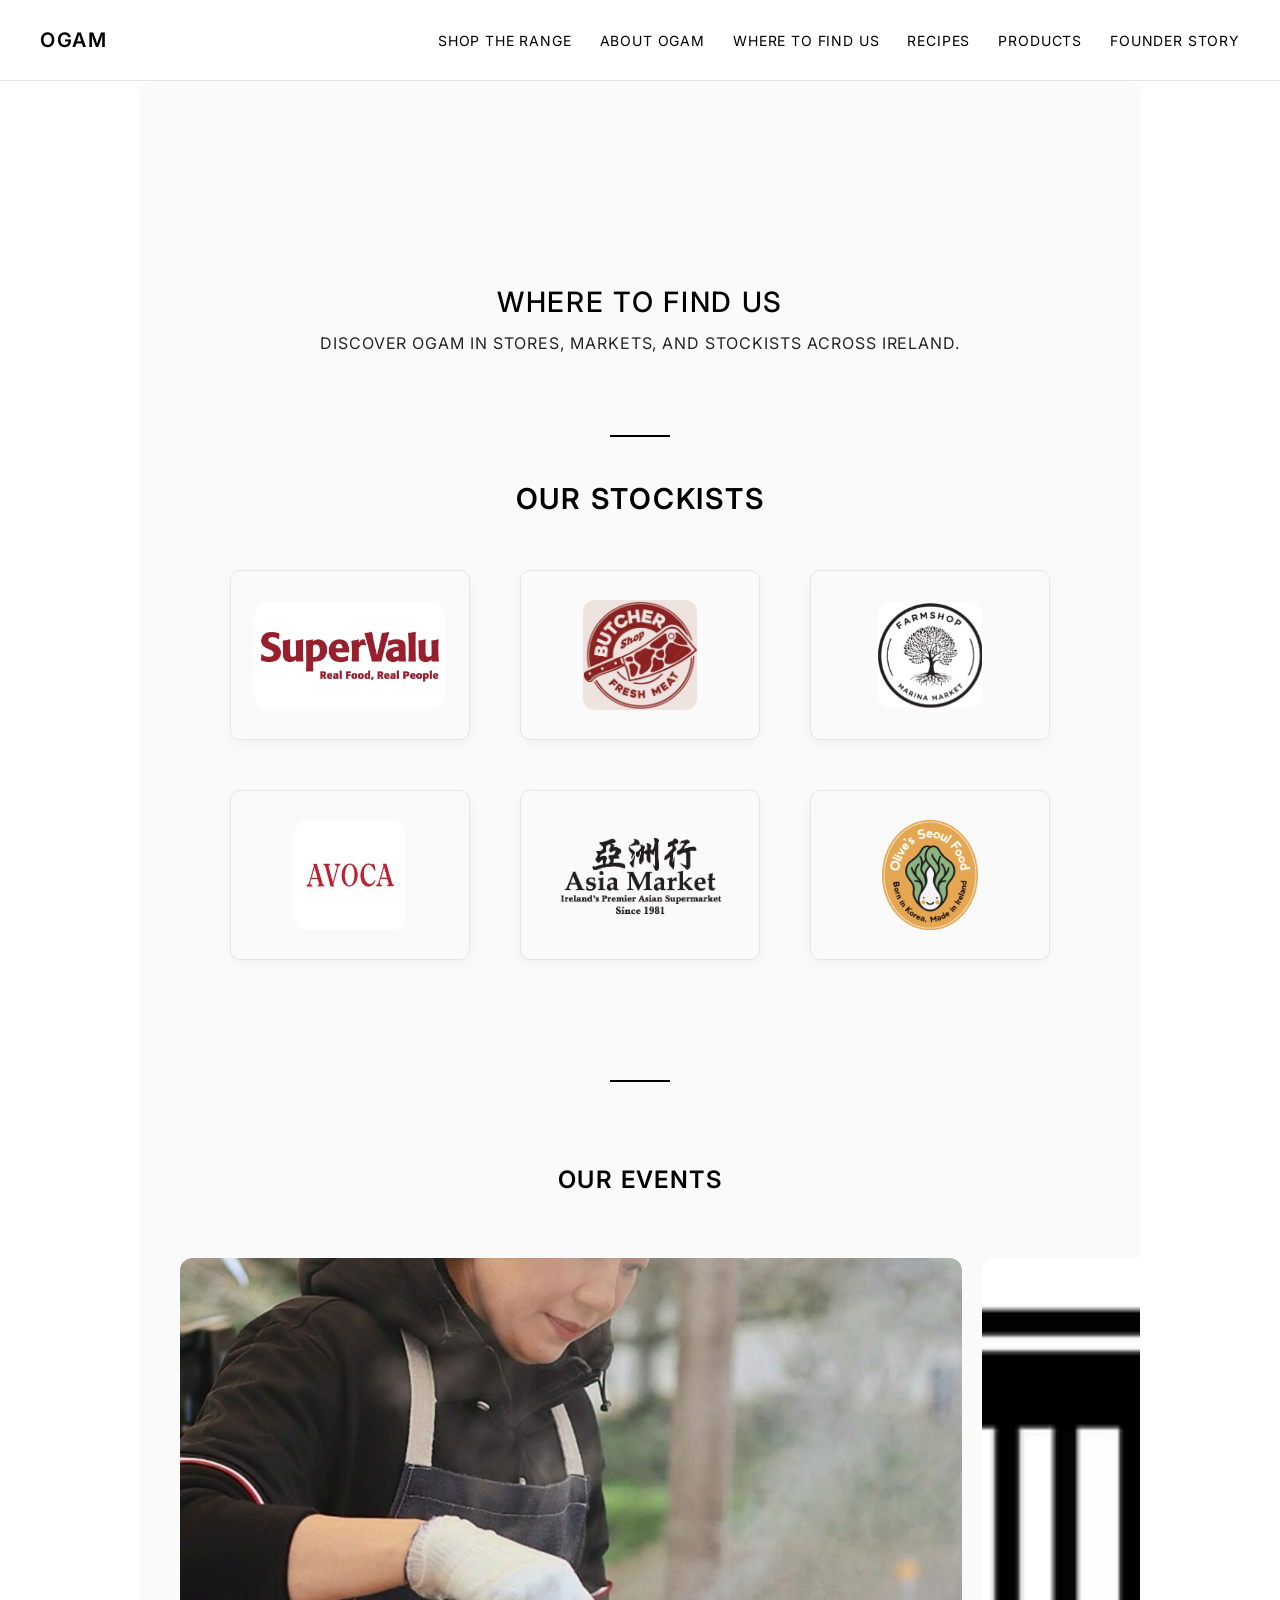
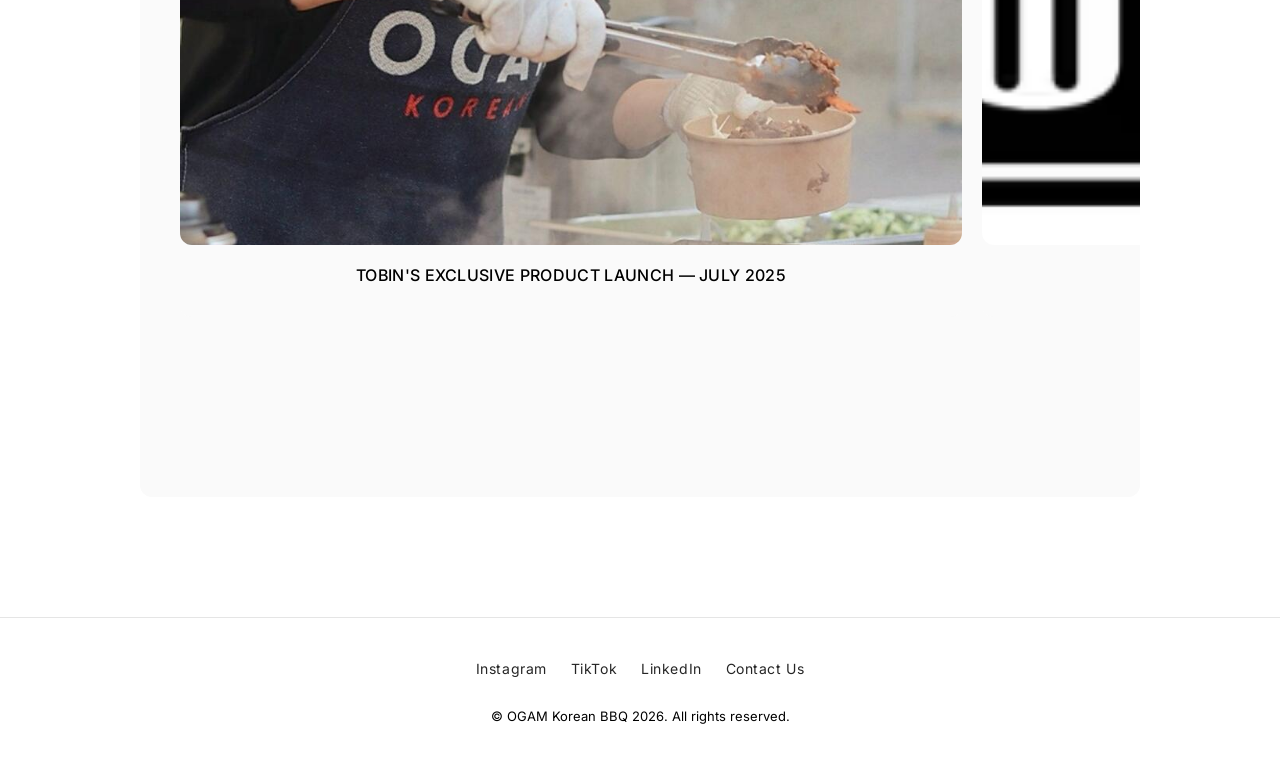
<file: where.html>
<!DOCTYPE html>
<html lang="en">
<head>
    <meta charset="UTF-8">
    <title>Where to Find Us – OGAM</title>
    <link rel="stylesheet" href="style.css">
    <link href="https://fonts.googleapis.com/css2?family=Inter:wght@300;400;500;600&display=swap" rel="stylesheet">
</head>

<body>

    <!-- NAVIGATION -->
     <nav class="nav">
        <div class="nav-logo">OGAM</div>
        <div class="nav-links">
            <a href="index.html">Shop the Range</a>
            <a href="about.html">About OGAM</a>
            <a href="where.html">Where to Find Us</a>
            <a href="recipes.html">Recipes</a>
            <a href="products.html">Products</a>
            <a href="jay.html">Founder Story</a>
        </div>
    </nav>
 <div class="page-container">
    <!-- PAGE HEADER -->
    <header class="hero-subpage">
        <div class="hero-subpage-inner">
            <h1>Where to Find Us</h1>
            <p>Discover OGAM in stores, markets, and stockists across Ireland.</p>
        </div>
    </header>

    <!-- SECTION DIVIDER -->
    <hr class="section-divider">

    <!-- STOCKISTS GRID -->
    <section class="stockist-section">
        <h2 class="stockist-heading">Our Stockists</h2>

        <div class="stockist-grid">
        
            <div class="stockist-item"><img src="supervalu.png" alt="SuperValu: Glanmire, Clonakilty, Blackrock & Ballincollig"></div>
            <div class="stockist-item"><img src="butcher.jpg" alt="Tobin's Butchers"></div>
            <div class="stockist-item"><img src="farmshop.png" alt="Farm Shop, Marina Market"></div>
            <div class="stockist-item"><img src="avoca.jpg" alt="Avoca Stores, nationwide"></div>
            <div class="stockist-item"><img src="asiamarket.png" alt="Asia Market, Dublin"></div>
            <div class="stockist-item"><img src="olivesseoulfood.png" alt="Olive's Seoul Food"></div>
        </div>
    </section>
  <!-- SECTION DIVIDER -->
    <hr class="section-divider">
     <!-- EVENTS SECTION -->
<!-- EVENTS SECTION -->
<section class="events-section">
    <h2 class="events-heading">Our Events</h2>

    <div class="events-carousel">

        <div class="event-slide">
            <img src="event1.jpg" alt="OGAM Live Cooking Demo">
            <h3>Tobin's Exclusive Product Launch — July 2025</h3>
        </div>

        <div class="event-slide">
            <img src="event-2.png" alt="Weber x OGAM BBQ Event">
            <h3>Weber x OGAM Events — Aug & Sept 2025</h3>
        </div>

        <div class="event-slide">
            <img src="event-3.jpg" alt="Taste of Korea Event">
            <h3>Douglas, Mahon & Bantry — Oct 2026</h3>
        </div>

    </div> <!-- end events-carousel -->
</section> <!-- end events-section -->

</div> <!-- end page-container -->


    <footer class="footer">
    <ul class="footer-socials">
    <li><a href="https://instagram.com/ogamkorean" target="_blank">Instagram</a></li>
    <li><a href="https://tiktok.com/@ogamkorean" target="_blank">TikTok</a></li>
    <li><a href="https://linkedin.com/JayChoi" target="_blank">LinkedIn</a></li>
    <li><a href="mailto:hello@ogamkcork.com">Contact Us</a></li>
  </ul>
        
        <p>&copy; OGAM Korean BBQ 2026. All rights reserved.</p>
    </footer>

</body>
</html>
</file>
<file: style.css>
/* GLOBAL RESET */
* {
    margin: 0;
    padding: 0;
    box-sizing: border-box;
}

/* BASE */
body {
    font-family: 'Inter', sans-serif;
    background: #ffffff;
    color: #000000;
    line-height: 1.5;
}

.events-section {
    overflow-x: visible;
}
.event-slide h3 {
    font-size: 16px;
    margin-top: 12px;
    font-weight: 500;
    letter-spacing: 0.02em;
    text-transform: uppercase;
}

.user-gallery p {
    font-size: 15px;
    line-height: 1.6;
    color: #444;
}

.socials {
  padding: 2rem 0;
  border-top: 1px solid #eee;
}

.socials h2 {
  font-size: 1.4rem;
  margin-bottom: 0.75rem;
}

.social-links {
  list-style: none;
  padding: 0;
  display: flex;
  gap: 1.5rem;
  flex-wrap: wrap;
}

.footer {
    padding: 40px;
    text-align: center;
    font-size: 13px;
    border-top: 1px solid #e5e5e5;
    margin-top: 40px;
    display: flex;
    flex-direction: column;
    align-items: center; /* ensures horizontal centering */
    justify-content: center;
}


.user-gallery {
    margin-top: 80px;
    margin-bottom: 80px;
}

.user-gallery p {
    max-width:none;
    margin-bottom: 20px;
    font-size: 15px;
    line-height: 1.6;
    color: #444;
    text-transofrm: upper;
}

.gallery-grid {
    margin-top: 40px; /* space between text + images */
    gap: 30px;        /* more space between the images themselves */
}

.footer p {
    margin-top: 12px; /* small breathing space below socials */
    text-align: center;
    width: 100%;
}



.social-links a {
  text-decoration: none;
  font-weight: 500;
  color: #222;
}

.social-links a:hover {
  text-decoration: underline;
}

.footer-socials {
    list-style: none;
    display: flex;
    justify-content: center;
    gap: 24px;
    margin-bottom: 16px;
    padding: 0;
}

.footer-socials a {
    font-size: 14px;
    color: #000;
    text-decoration: none;
    letter-spacing: 0.04em;
    opacity: 0.85;
    transition: 0.3s ease;
}

.footer-socials a:hover {
    opacity: 1;
}



/* GLOBAL IMAGE STYLE */
img {
    border-radius: 12px;
}

/* GLOBAL HOVER EFFECT FOR ALL INTERACTIVE ELEMENTS */
.hoverable {
    transition: transform .3s ease, opacity .3s ease;
    cursor: pointer;
    display: inline-block;
}

.hoverable:hover {
    transform: scale(1.05);
    opacity: 0.9;
}


a {
    color: #000;
    text-decoration: none;
}

/* LAYOUT */
.page-section {
    padding: 60px 40px;
    max-width: 1100px;
    margin: 0 auto;
}
button,
a.btn,
.recipe-btn,
.hero-btn,
.product-card img {
    transition: transform .3s ease, background .3s ease, opacity .3s ease;
}

button:hover,
a.btn:hover,
.recipe-btn:hover,
.hero-btn:hover {
    transform: scale(1.04);
    background: #111;
    opacity: 0.9;
}

.sustainability-note {
    font-size: 14px;
    line-height: 1.5;
    margin-top: 14px;
    opacity: 0.85;
   
}


.product-card:hover img {
    transform: scale(1.05);
}


a,
button,
.hero-btn,
.recipe-btn,
.product-card img {
    transition: transform .3s ease, background .3s ease, opacity .3s ease;
}

a:hover,
button:hover,
.hero-btn:hover,
.recipe-btn:hover {
    transform: scale(1.04);
    opacity: 0.9;
}

.cta-section {
    text-align: center;
}

.cta-section .hero-btn,
.cta-section .cta-btn {
    margin: 0 auto;
    display: inline-block;
}


.product-card:hover img {
    transform: scale(1.05);
}


.hero {
    position: relative;
    height: 600px;
    width: 100%;
    overflow: hidden;
}


.hero-img {
    filter: brightness(60%);
    width: 100%;
    height: 100%;
    object-fit: cover;
    display: block;
}


.hero-overlay h1 {
    font-size: 64px;
    line-height: 1.05;
}

.hero-overlay .ogam-btn {
    margin-top: 10px;
    display: inline-block;
}




.teaser-item img {
    max-height: 300px;
}

.lifestyle-grid {
    display: grid;
    grid-template-columns: repeat(3, 1fr);
    gap: 20px;
}

.lifestyle-grid img {
    width: 100%;
    height: 260px;
    object-fit: cover;
    border-radius: 12px;
    opacity:0;
    animation: fadeInUp .8s ease forwards;
  
}

/* Wrap the whole recipes area in a centered column */
.recipes-section {
    max-width: 900px;
    max-heigth: 260px;
    margin: 0 auto 80px;
    padding: 0 40px;
    text-align: center;
}


.lifestyle-grid img:nth-child(2) { animation-delay: .1s; }
.lifestyle-grid img:nth-child(3) { animation-delay: .2s; }
.lifestyle-grid img:nth-child(4) { animation-delay: .3s; }
/* Center the grid inside that column */
.recipes-grid {
    display: grid;
    grid-template-columns: repeat(2, 1fr);
    gap: 40px;
    justify-items: center;      /* centers the cards in each column */
   /* margin-top: 40px;*/
}

/* Keep cards narrow and tidy */
.recipe-card {
    max-width: 260px;
    min-height: 420px;
    display: flex;
    flex-direction: column;
    text-align: center; 
    object-fit: cover; 
    border-radius: 12px; 
}

.recipe-card h3 {
    text-transform: uppercase;
    letter-spacing: 0.05em;
    margin-bottom: 12px;
    text-align: center;
}

.gallery-item h2 {
    font-size: 16px;
    margin-top: 12px;
    text-transform: none;
    letter-spacing: 0.02em;
}


.product-teaser-grid {
    display: grid;
    grid-template-columns: repeat(2, 1fr);
    gap: 60px;
    align-items: start;
    justify-items: center;
}

.teaser-item img {
    max-height: 340px;
}


/* Minimal Apple-style carousel */
.events-carousel {
    display: flex;
    overflow-x: auto;
    scroll-snap-type: x mandatory;
    gap: 20px;
    padding: 20px 0;
    -webkit-overflow-scrolling: touch;
    scrollbar-width: none; /* Firefox */
  margin-left: -40px;
    margin-right: -40px;
    padding-left: 40px;
    padding-right: 40px;
    
}

/*.events-carousel::-webkit-scrollbar {
    display: none; /* Chrome/Safari */

.event-slide {
    flex: 0 0 85%;
    scroll-snap-align: center;
    min-width: 85%;
    border-radius: 12px;
    overflow: hidden;
    background: #fafafa;
    padding-bottom: 10px;
    text-align: center;
}

.event-slide img {
    width: 100%;
    height: auto;
    aspect-ratio: 4 / 3; 
    object-fit: cover;
    border-radius: 12px;
}

.event-slide h3 {
    font-size: 16px;
    margin-top: 12px;
    font-weight: 500;
    letter-spacing: 0.02em;
}



@media (max-width: 700px) {
    .product-teaser-grid {
        grid-template-columns: 1fr;
    }
}


section {
    margin-bottom: 80px;
}


.cta-section {
    background: linear-gradient(180deg, #fafafa, #f0f0f0);
    padding: 120px 40px;
    border-radius: 16px;
    text-align:center;
}

.cta-section .hero-btn,
.cta-section .cta-btn {
    margin: 0 auto;
    display: inline-block;
}



.lifestyle-grid {
    display: grid;
    grid-template-columns: repeat(auto-fit, minmax(260px, 1fr));
    gap: 20px;
}


.founder-intro {
    padding: 80px 40px;
    max-width: 1200px;
    margin: 0 auto;
    margin-bottom: 120px;
}

.founder-inner {
    display: flex;
    align-items: center;
    gap: 60px;
}

.founder-text h2 {
    font-size: 28px;
    margin-bottom: 15px;
    letter-spacing: 0.03em;
}

.founder-text p {
    font-size: 17px;
    line-height: 1.6;
    color: #444;
    margin-bottom: 20px;
}

.founder-btn {
    background: black;
    color: white;
    padding: 12px 26px;
    border-radius: 6px;
    text-decoration: none;
}


/* AS SEEN IN */
.as-seen-in {
  
    padding: 80px 40px;
    border-radius: 16px;
    margin-bottom: 120px;
}

.seen-logos {
    display: flex;
    justify-content: center;
    align-items: center;
    gap: 50px;
    flex-wrap: wrap;
    margin-top: 40px;
}

.seen-logos img {
    max-height: 60px;
    object-fit: contain;
    opacity: 0.85;
    transition: 0.3s ease;
}

.seen-logos img:hover {
    opacity: 1;
}

.section-heading {
    text-transform: uppercase;
    letter-spacing: 0.06em;
}
.section-sub {
    text-transform: uppercase;
    letter-spacing: 0.04em;
    font-size: 14px;
}


.hero::after {
    content: "";
    position: absolute;
    inset: 0;
    background: linear-gradient(180deg, rgba(0,0,0,0.4), rgba(0,0,0,0.65));
}

/* AWARDS */
.awards-section {

    padding: 80px 40px;
    border-radius: 16px;
    margin-bottom: 120px;
}

.awards-logos {
    display: flex;
    justify-content: center;
    gap: 60px;
    flex-wrap: wrap;
}

.awards-logos img {
    max-height: 120px;
}


.fade-in {
    opacity: 0;
    transform: translateY(20px);
    animation: fadeInUp 0.8s ease forwards;
}

@keyframes fadeInUp {
    to {
        opacity: 1;
        transform: translateY(0);
    }
}

/* HERO */
/* FULL-WIDTH HERO BANNER */
.hero-banner {
    width: 100%;
    height: 480px;
    background-image:
        linear-gradient(to right, rgba(0,0,0,0.65), rgba(0,0,0,0.05)),
        url('OGAM-MAIN.jpg');
    background-size: cover;
    background-position: center;
    background-repeat: no-repeat;
    position: relative;
}

.hero-overlay {
    position: absolute;
    line-height: 1.05;
    top: 45%;
    left: 60px;
    transform: translateY(-45%);
    color: #fff;
    max-width: 420px;
    z-index: 10;
}

.hero-overlay h1 {
    font-size: 42px;
    font-weight: 600;
    line-height: 1.1;
    margin-bottom: 6px;
    text-transform: uppercase;
    letter-spacing: 0.03em;
}

.hero-overlay p {
    font-size: 18px;
    margin-bottom: 20px;
}

.hero-btn {
    background: #fff;
    color: #000;
    border: 1px solid #000;
    padding: 12px 26px;
    font-size: 14px;
    text-transform: uppercase;
    letter-spacing: 0.08em;
    display: inline-block;
}

/* TYPOGRAPHY */
h1, h2, h3 {
    font-weight: 500;
    margin-bottom: 16px;
    margin-top: 40px;
    margin-bottom: 20px;
}

h1 {
    font-size: 32px;
    letter-spacing: 0.03em;
    text-transform: uppercase;
}

h2 {
    font-size: 22px;
}

p {
    margin-bottom: 12px;
    max-width: 650px;
}

/* BUTTONS */
.btn-row {
    margin-top: 24px;
    display: flex;
    gap: 12px;
    flex-wrap: wrap;
}

.btn {
    padding: 10px 22px;
    border: 1px solid #000;
    font-size: 13px;
    text-transform: uppercase;
    letter-spacing: 0.08em;
}

/* GRIDS */
.grid-3 {
    display: grid;
    grid-template-columns: repeat(3, minmax(0, 1fr));
    gap: 24px;
    margin-top: 24px;
}

.grid-4 {
    display: grid;
    grid-template-columns: repeat(4, minmax(0, 1fr));
    gap: 24px;
    margin-top: 24px;
}


/* NAVIGATION */
.nav {
    display: flex;
    justify-content: space-between;
    align-items: center;
    padding: 25px 40px;
    border-bottom: 1px solid #e5e5e5;
    background: #fff;
}

.nav-logo {
    font-size: 20px;
    font-weight: 600;
    letter-spacing: 0.08em;
    text-transform: uppercase;
}

.nav-links {
    display: flex;
    gap: 28px;
}

.nav-links a {
    font-size: 14px;
    text-transform: uppercase;
    letter-spacing: 0.06em;
    color: #000;
}

.nav-links a:hover {
    opacity: 0.6;
}


@media (max-width: 600px) {

    .hero-banner {
        height: 380px;
        background-position: center;
    }

    .hero-overlay {
        left: 20px;
        top: 40%;
        transform: translateY(-40%);
        max-width: 260px;
    }

    .hero-overlay h1 {
        font-size: 26px;
        line-height: 1.15;
        margin-bottom: 8px;
    }

    .hero-overlay p {
        font-size: 14px;
        margin-bottom: 14px;
    }

    .hero-btn {
        padding: 10px 20px;
        font-size: 12px;
    }
}


.ogam-story p {
    opacity: 0;
    animation: fadeInUp 0.8s ease forwards;
}

.ogam-story p:nth-child(2) { animation-delay: 0.1s; }
.ogam-story p:nth-child(3) { animation-delay: 0.2s; }
.ogam-story p:nth-child(4) { animation-delay: 0.3s; }



.hero-subpage {
    padding: 80px 40px 40px;
    text-align:center;
    max-width: 1100px;
    margin: 0 auto;
    margin-bottom: 40px;
}

.hero-subpage-inner {
    max-width: 700px;
    margin: 0 auto;
    text-align: center;
}

.hero-subpage-inner h1 {
    font-size: 28px;
    text-transform: uppercase;
    letter-spacing: 0.06em;
    margin-bottom: 8px;
}

.hero-subpage-inner p {
    font-size: 16px;
    max-width: 700px;
    margin: 0 auto;
    text-align: center;
    text-transform: uppercase;
    font-family: 'Inter', sans-serif;
    color: #000000;
    line-height: 1.5;
    text-transform: uppercase;
    letter-spacing: 0.06em;
    opacity: 0.85;

}

.founder-section p {
    max-width: 750px;
    margin: 0 auto 20px;
    text-align: center;
}

.ogam-story {
    max-width: 750px;
    margin: 0 auto 80px;
    text-align: center;
}

.ogam-story p {
    max-width: 750px;
    margin: 0 auto 20px;
    line-height: 1.7;
}




.footer {
    padding: 40px;
    text-align: center;
    font-size: 13px;
    border-top: 1px solid #e5e5e5;
    margin-top: 40px;
}


.founder-photo {

    display: flex;
    justify-content: center;
    margin: 50px 0 30px;
    
}

.founder-photo img {
    width: 320px;
    height: 320px;
    border-radius: 50%;
    object-fit: cover;
    border: 1px solid #ddd;
    box-shadow: 0 8px 24px rgba(0,0,0,0.8);
    display: block; 
    padding: 4px;
    background: #fff;
    

}


/* Divider */
.section-divider {
    border: none;
    border-top: 1px solid rgba(0,0,0,0.08);
    margin: 40px auto 60px;
    width: 90%;
    max-width: 1100px;
}

/* Stockist Section */
.stockist-section {
    max-width: 900px;
    margin: 0 auto 120px;
    padding: 0 40px;
    text-align: center;
}

.stockist-heading {
    font-size: 1.8rem;
    font-weight: 600;
    margin-bottom: 50px;
    text-transform: uppercase;
    letter-spacing: 0.06em;
}

.stockist-item img {
    transition: transform .4s ease;
}

.stockist-item:hover img {
    transform: scale(1.08);
}



/* Grid */
.stockist-grid {
    display: grid;
    grid-template-columns: repeat(auto-fit, minmax(240px, 1fr));
    gap: 50px;
    align-items: center;
    justify-items: center;
}

/* Logo containers */
.stockist-item {
    width: 100%;
    height: 170px;
    display: flex;
    align-items: center;
    justify-content: center;
    padding: 36px;
    border-radius: 10px;
    background: #fafafa;
    border: 1px solid #e5e5e5;
    box-shadow: 0 4px 12px rgba(0,0,0,0.04);
}

.stockist-item img {
    max-width: 190px;
    max-height: 110px;
    object-fit: contain;
}

.about-container {
    background: #fafafa;        /* soft luxury background */
    padding: 60px 40px;         /* generous editorial spacing */
    border-radius: 12px;        /* premium rounded edges */
    max-width: 900px;           /* narrower = more luxury */
    margin: 60px auto 120px;    /* centre it beautifully */
}

.about-container p {
    max-width: 620px;
    margin: 0 auto 20px;
}


.founder-section p {
    max-width: 750px;
    margin: 0 auto 20px;
    text-align: center;
}

.ogam-story {
    max-width: 750px;
    margin: 0 auto 80px;
    text-align: center;
}

.ogam-story p {
    max-width: 750px;
    margin: 0 auto 20px;
    line-height: 1.7;
    text-align: center;
}



.page-container {
    background: #fafafa;        /* soft luxury background */
    padding: 80px 40px;         /* generous editorial spacing */
    border-radius: 12px;        /* premium rounded edges */
    max-width: 1000px;           /* narrower = more luxury */
    margin: 0px auto 120px;    /* centre it beautifully */
}

.home-container {
    max-width: 1200px;
    margin: 0 auto;
    padding: 0 40px;
    overflow:visible;
}


.founder-section h2,
.ogam-story h2 {
    max-width: 620px;
    text-transform:uppercase;
    letter-spacing: 0.06em;
    font-size: 22px;
    margin: 50px auto 20px;
    text-align: center;
    letter-spacing: 0.03em;
    font-weight: 600;
}

.founder-section h2,
.ogam-story h2 {
    margin-top: 40px;
    margin-bottom: 20px;
}

.founder-section h2 span,
.ogam-story h2 span {
    font-weight: 300;
}

.home-section .inner {
    max-width: 900px;
    margin: 0 auto;
    padding: 60px 40px;
}

.product-card h3 {
    font-size: 18px;
    font-weight: 500;
    letter-spacing: 0.02em;
    margin-top: 20px;
    margin-bottom: 10px;
}

.about-images {
    max-width: 900px;
    margin: 0 auto;
}

.about-block {
    display: flex;
    align-items: center;
    gap: 40px;
    margin-bottom: 60px;
}


.lifestyle-grid img {
    opacity: 0;
    animation: fadeInUp .8s ease forwards;
}

.lifestyle-grid img:nth-child(2) { animation-delay: .1s; }
.lifestyle-grid img:nth-child(3) { animation-delay: .2s; }
.lifestyle-grid img:nth-child(4) { animation-delay: .3s; }

.about-block.reverse {
    flex-direction: row-reverse;
}

.products-heading {
    text-transform: uppercase;
    letter-spacing: 0.06em;
    font-size: 24px;
    font-weight: 600;
    text-align: center;
    margin-bottom: 50px;
}

.section-divider {
    width: 60px;
    height: 2px;
    background: #000;
    margin: 40px auto;
}

.products-section {
    background: #fafafa;
    padding: 60px 40px;
    border-radius: 12px;
}

.products-grid {
    display: grid;
    grid-template-columns: repeat(auto-fit, minmax(260px, 1fr));
    gap: 40px;
    margin-top: 40px;
}

.products-grid .product-card {
    padding: 30px 20px;       /* more breathing room */
    text-align: center;
}

.products-grid .product-card img {
    max-height: 260px;        /* consistent image sizing */
    margin-bottom: 20px;      /* space between image + title */
}

.products-grid .product-card h3 {
    margin-top: 10px;
    font-size: 18px;
    font-weight: 500;
    letter-spacing: 0.02em;
}

.products-grid .product-card {
    padding-bottom: 40px;
}

.products-grid .product-card {
    box-shadow: 0 4px 12px rgba(0,0,0,0.05);
    border-radius: 12px;
}

.products-section {
    max-width: 900px;
    margin: 0 auto;
    padding: 40px 20px;
    background: #fafafa;
    padding: 60px 40px;
    border-radius: 12px;
}

.products-row {
    display: flex;
    justify-content: center;
    gap: 40px;
    margin-bottom: 60px;
}

.product-card {
    text-align: center;
    margin-bottom: 10px;
}

.product-card img {
    max-height: 220px;   /* smaller, more premium */
    width: auto;
    margin-bottom: 20px;
}

.sauces-row .product-card img {
    max-height: 200px;   /* sauces slightly smaller */
}

.merch-row .product-card img {
    max-height: 180px;   /* tote slightly smaller */
}


.products-heading {
    text-transform: uppercase;
    letter-spacing: 0.06em;
    font-size: 24px;
    font-weight: 600;
    text-align: center;
    margin-bottom: 50px;
    margin-top: 70px;
}

/* Reduce image sizes for a more premium look */
.products-row .product-card img {
    max-height: 160px;
    width: auto;
}

/* Give more breathing room between rows */
.products-row {
    margin-bottom: 80px;
}

/* Add extra spacing before the Merch heading */
.products-section h2.products-heading + .products-row {
    margin-top: 20px;
}

/* Optional: make the tote slightly smaller than sauces */
.merch-row .product-card img {
    max-height: 140px;
}

.product-card:hover img {
    transform: scale(1.03);
    transition: 0.3s ease;
}

.recipes-grid {
    display: grid;
    grid-template-columns: repeat(2, 1fr);
    gap: 40px;
    justify-items: center;

  
  
}

.recipe-card {
    display: flex;
    flex-direction: column;
    justify-content: space-between;
    max-width: 260px;
    text-align: center;
}

.recipe-card img {
    width: 200px;
    height: 260px;
    object-fit: cover;
    border-radius: 12px;
    margin-bottom: 20px;
}

.recipe-card h3 {
    font-size: 18px;
    font-weight: 500;
    letter-spacing: 0.02em;
    margin-bottom: 20px;
      text-transform: uppercase;
}

.recipe-btn {
    display: inline-block;
    padding: 10px 20px;
    background: black;
    color: white;
    text-decoration: none;
    border-radius: 6px;
    font-size: 14px;
    letter-spacing: 0.03em;
    transition: 0.3s ease;
    align-self: center;
    margin-top:10px;
}

.recipe-btn:hover {
    background: #333;
}


/* EVENTS SECTION */
.events-section {
    margin-top: 80px;
}

/* Match Stockists heading style */
.events-heading {
    text-transform: uppercase;
    letter-spacing: 0.06em;
    font-size: 24px;
    font-weight: 600;
    text-align: center;
    margin-bottom: 40px;
}

/* USER GALLERY SECTION */
.user-gallery {
    max-width: 1100px;
    margin: 80px auto;
    text-align: center;
    padding: 0 20px;
}

.gallery-heading {
    font-size: 2.4rem;
    font-weight: 600;
    margin-bottom: 10px;
    letter-spacing: 1px;
    text-transform: uppercase;
}

.gallery-subheading {
    text-transform: uppercase;
    font-size: 1.1rem;
    color: #555;
    letter-spacing: 0.5px;
    margin-bottom: 40px;
}

.gallery-grid {
    display: grid;
    grid-template-columns: repeat(auto-fit, minmax(260px, 1fr));
    gap: 20px;
}

.gallery-item {
    overflow: hidden;
    border-radius: 8px;
}

.gallery-item img {
    width: 100%;
    height: 100%;
    object-fit: cover;
    transition: transform .35s ease, opacity .35s ease;
}

/* Hover effect (matches your product cards + buttons) */
.gallery-item:hover img {
    transform: scale(1.05);
    opacity: 0.9;
}

.gallery-cta {
    margin-top: 20px;
    font-size: 0.95rem;
    letter-spacing: 0.03em;
    Opacity: 0.8;
    text-align: center;
}

.gallery-cta a {
    font-weight: 600;
    text-decoration: none;
}

/* Fix OGAM Community Creations typography */
.user-gallery p,
.user-gallery h2,
.user-gallery .gallery-cta {
    text-transform: none;
    letter-spacing: 0.02em;
    font-size: 16px;
    opacity: 1;
    max-width: none;
    margin: 0 auto 16px;
}



/* EVENTS GRID – EXACT clone of stockists grid */
/*.events-grid {
    max-width: 1100px;
    margin: 0 auto;
    padding: 60px 40px;
    display: grid;
    grid-template-columns: repeat(3, 1fr);
    gap: 24px;
}

.event-item {
    width: 100%;
    height: 260px; /* consistent height */
/*    overflow: hidden;
/*    border-radius: 6px;
    border: 1px solid #ddd;
}

/*.event-item img {
    width: 100%;
    height: 100%;
    object-fit: cover;
    transition: transform .4s ease;
}

.event-item:hover img {
    transform: scale(1.08);
}


/* Tablet */
/*@media (max-width: 900px) {
    .events-grid {
        grid-template-columns: repeat(2, 1fr);
    }
}

/* Mobile */
/*@media (max-width: 600px) {
    .events-grid {
        grid-template-columns: 1fr;
    }
}


/* MOBILE IMAGE FIXES */
@media (max-width: 600px) { 

    /* Universal responsive images */
    img {
        width: 100%;
        height: auto;
    }

    /* Founder photo */
    .founder-photo img {
        width: 100%;
        height: auto;
        max-width: 260px;
        margin: 0 auto;
    }

    /* Lifestyle images */
    .lifestyle-grid img {
        width: 100%;
        height: auto;
        object-fit: cover;
    }

    /* Product teaser images */
    .teaser-item img {
        width: 100%;
        height: auto;
        object-fit: cover;
    }
}
</file>
